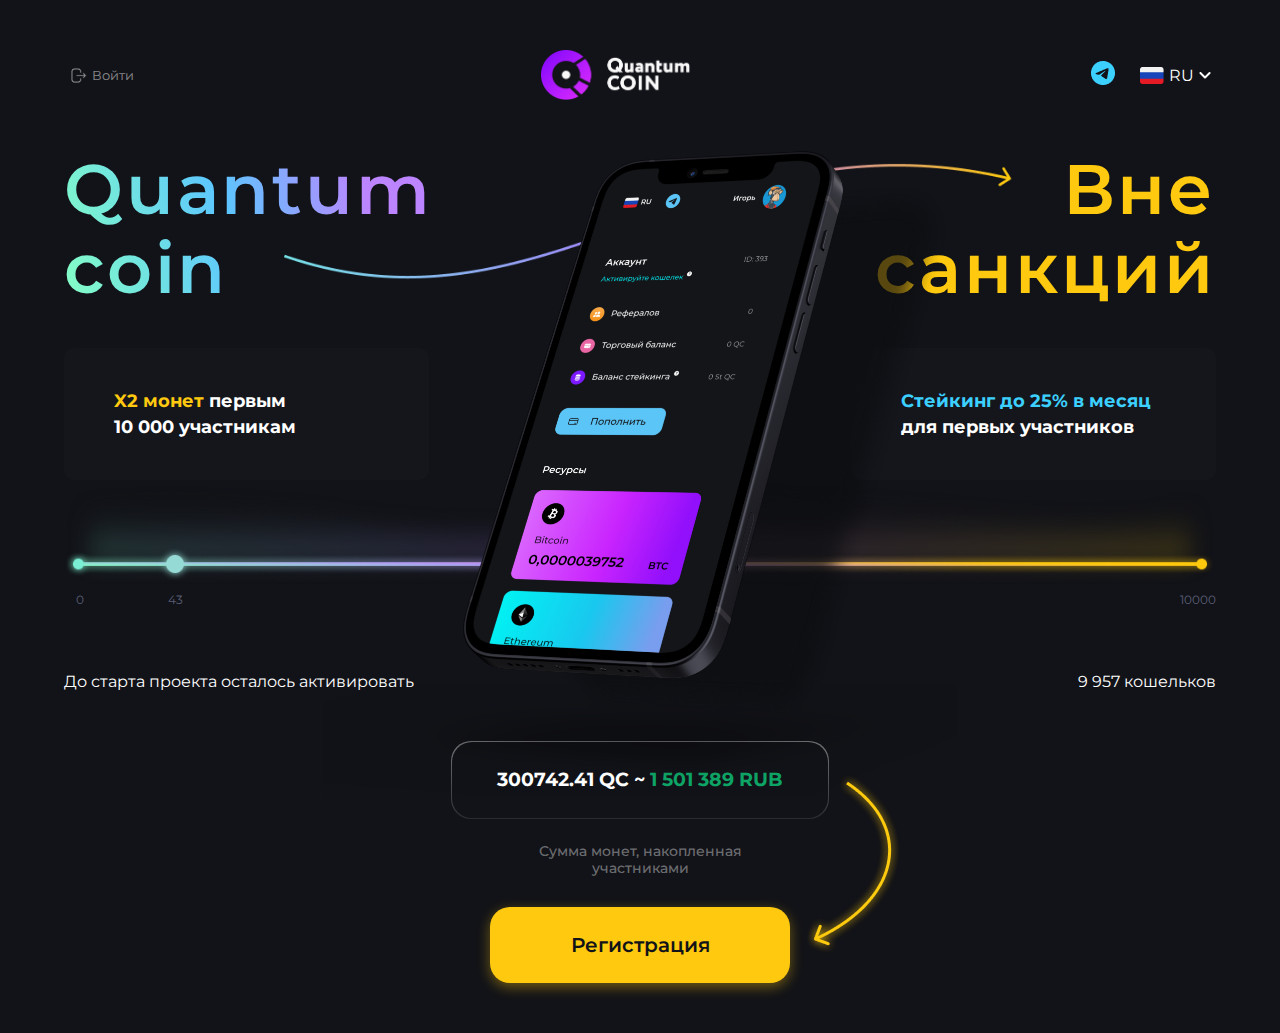
<file: index.html>
<!DOCTYPE html>
<html lang="en">
<head>
	<meta charset="UTF-8">
	<meta name="viewport" content="width=device-width, initial-scale=1.0">
	<link rel="stylesheet" href="css/style.css">
	<link rel="preconnect" href="https://fonts.googleapis.com">
	<link rel="preconnect" href="https://fonts.gstatic.com" crossorigin>
	<link href="https://fonts.googleapis.com/css2?family=Montserrat:wght@500;600;700;800&display=swap" rel="stylesheet">
	<link rel="icon" href="img/favicon/favicon.ico"><!-- 32×32 -->
	<title>Главная страница</title>
</head>
<body>
	<div class="popup_wrap" id="popup_wrap">
		<div class="popup">
			<div class="popup_close">
				<img src="img/close_popup.png" alt="" id="popup_close">
			</div>
			<div class="popup_content popup_type_registration">
				<p class="popup_content_title">Регистрация</p>
				<img src="img/ellipse_with_user.png" class="popup_content_image" alt="">
				<form action="" class="popup_content_form">
					<label for="reg_input" class="popup_content_form_label">Реферальный код</label>
					<input type="text" name="ref_code" id="reg_input" class="popup_content_form_input" placeholder="Впишите код сюда">
					<p class="popup_content_form_text">Если у вас нет кода, зайдите в наш <a href="https://t.me/q_coin_online">ТГ канал</a></p>
					<button type="submit" class="popup_content_form_submit">Зарегистрироваться</button>
				</form>
			</div>
			<div class="popup_content popup_type_authorization">
				<p class="popup_content_title">Авторизация</p>
				<img src="img/ellipse_with_user.png" class="popup_content_image" alt="">
				<form action="" class="popup_content_form">
					<label for="email_input" class="popup_content_form_label">Email</label>
					<input type="text" name="email" id="email_input" class="popup_content_form_input" placeholder="Впишите почту сюда">
					<label for="password_input" class="popup_content_form_label">Пароль</label>
					<input type="password" name="password" id="password_input" class="popup_content_form_input" placeholder="Впишите пароль сюда">
					<div class="popup_content_form_text popup_content_form_text_red">Неверный E-mail или пароль. (можно не писать текст)</div>
					<button type="submit" class="popup_content_form_submit">Войти</button>
				</form>
			</div>
		</div>
	</div>
	<div class="drop_down_menu" id="drop_down_menu">
		<div class="drop_down_menu_user">
			<img src="img/monkey_face.png" alt="" class="drop_down_menu_user_image">
			<div class="drop_down_menu_user_name">Профиль</div>
		</div>
		<div class="drop_down_menu_message">
			Вы не авторизованы :(
		</div>
		<div class="drop_down_menu_buttons">
			<button class="drop_down_menu_buttons_element drop_down_menu_buttons_element_gradient" onclick="showPopup('popup_type_authorization')">
				<div class="drop_down_menu_buttons_element_image">
					<img src="img/logout_white.png" alt="">
				</div>
				<div class="drop_down_menu_buttons_element_text">
					Войти
				</div>
			</button>
			<button class="drop_down_menu_buttons_element" onclick="showPopup('popup_type_registration')">
				<div class="drop_down_menu_buttons_element_image">
					<img src="img/reg_ico.png" alt="">
				</div>
				<div class="drop_down_menu_buttons_element_text">
					Регистрация
				</div>
			</button>
			<a class="drop_down_menu_buttons_element" href="https://t.me/q_coin_online">
				<div class="drop_down_menu_buttons_element_image">
					<img src="img/letter_ico.png" alt="">
				</div>
				<div class="drop_down_menu_buttons_element_text">
					Написать в TG
				</div>
			</a>
			<a class="drop_down_menu_buttons_element">
				<div class="drop_down_menu_buttons_element_image">
					<img src="img/conversations_ico.png" alt="">
				</div>
				<div class="drop_down_menu_buttons_element_text">
					Поддержка
				</div>
			</a>
		</div>
		<div class="language_switcher" id="language_switcher_2">
			<div class="language_switcher_visible">
				<a class="language_item">
					<img src="img/ru_flag.png" alt="">
					<span>RU</span>
				</a>
				<img class="language_switcher_show_unvisible" src="img/down_language_arrow.png" alt="">
			</div>
			<div class="language_switcher_unvisible" id="language_switcher_unvisible_2">
				<a href="#" class="language_item">
					<img src="img/en_flag.png" alt="">
					<span>EN</span>
				</a>
			</div>
		</div>
	</div>
	<div class="welcome_block">
		<div class="welcome_block_header">
			<div class="welcome_block_header_item mobile_blind">
				<button class="login_button" onclick="showPopup('popup_type_authorization')">
					<img src="img/Logout.png" alt="">
					<span>Войти</span>
				</button>
			</div>
			<div class="welcome_block_header_item">
				<img src="img/logo.png" alt="" class="logo">
			</div>
			<div class="welcome_block_header_item mobile_blind">
				<a href="https://t.me/q_coin_online">
					<img src="img/telegram_icon.png" alt="" class="telegram_icon">
				</a>
				<div class="language_switcher" id="language_switcher">
					<div class="language_switcher_visible">
						<a class="language_item">
							<img src="img/ru_flag.png" alt="">
							<span>RU</span>
						</a>
						<img class="language_switcher_show_unvisible" src="img/down_language_arrow.png" alt="">
					</div>
					<div class="language_switcher_unvisible" id="language_switcher_unvisible">
						<a href="#" class="language_item">
							<img src="img/en_flag.png" alt="">
							<span>EN</span>
						</a>
					</div>
				</div>
			</div>
			<div class="welcome_block_header_item mobile_visibility" id="drop_down_menu_switcher">
				<div class="user_avatar_with_button">
					<img class="user_avatar_with_button_avatar" src="img/monkey_face.png" alt="">
					<img class="user_avatar_with_button_arrow" src="img/user_avatar_arrow.png" alt="">
				</div>
			</div>
		</div>
		<div class="welcome_block_main">
			<div class="welcome_block_main_absoluteElems">
				<img src="img/colorful_wavy_line.png" class="welcome_block_main_absoluteElems_line" alt="">
				<img src="img/rotated_image.png" alt="" class="welcome_block_main_absoluteElems_line_rotated">
			</div>
			<div class="welcome_block_main_absoluteElems">
				<img src="img/phone.png" class="welcome_block_main_absoluteElems_phone"alt="">
			</div>
			<div class="welcome_block_main_sides">
				<div class="welcome_block_main_sides_left_header">
					Quantum <br> coin
				</div>
				<div class="welcome_block_main_sides_right_header yellow_text">
					Вне <br> санкций
				</div>
			</div>
			<div class="welcome_block_main_addition_blocks">
				<div class="welcome_block_main_addition_blocks_element">
					<span class="yellow_text">X2 монет</span>  первым <br>10 000 участникам
				</div>
				<div class="welcome_block_main_addition_blocks_element wbmab2">
					<span class="blue_text">Стейкинг до 25% в месяц</span> <br> для первых участников
				</div>
			</div>
			<div class="welcome_block_main_gradient">
				<img src="img/colorful_straight_line.png" alt="" class="welcome_block_main_gradient_line">
				<img src="img/wavy_gradient_for_straight_line.png" alt="">
			</div>
			<div class="welcome_block_main_gradient_captions">
				<div class="welcome_block_main_gradient_captions_element">
					0
				</div>
				<div class="welcome_block_main_gradient_captions_element">
					43
				</div>
				<div class="welcome_block_main_gradient_captions_element">
					10000
				</div>
			</div>
			<div class="welcome_block_main_bottom">
				<span>До старта проекта осталось активировать</span>
				<span>9 957 кошельков</span>
			</div>
		</div>
		<div class="welcome_block_bottom">
			<div class="welcome_block_bottom_currency">
				<div class="welcome_block_bottom_currency_text">
					300742.41 QC ~ <span class="green_text">1 501 389 RUB</span>
				</div>
				<img src="img/yellow_arrow.png" alt="" class="welcome_block_bottom_currency_yellowArrow">
			</div>
			<div class="welcome_block_bottom_grey">Сумма монет, накопленная <br> участниками</div>
			<button class="welcome_block_bottom_registration yellow_background" onclick="showPopup('popup_type_registration')">
				Регистрация
			</button>
		</div>
	</div>
	<script src="js/buttons_switchers.js"></script>
</body>
</html>
</file>
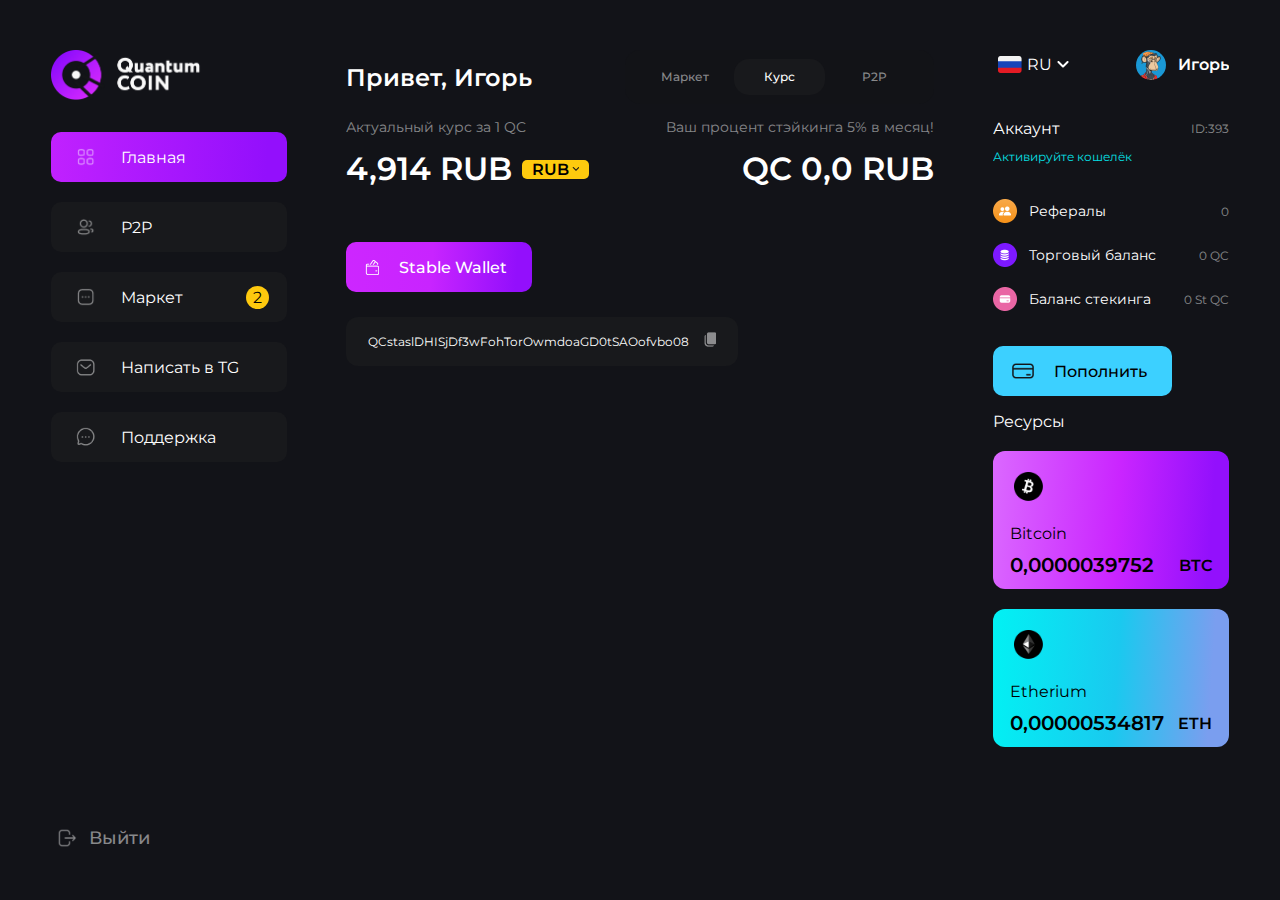
<file: main.html>
<!DOCTYPE html>
<html lang="en">
<head>
	<meta charset="UTF-8">
	<meta name="viewport" content="width=device-width, initial-scale=1.0">
	<link rel="stylesheet" href="css/style.css">
	<link rel="preconnect" href="https://fonts.googleapis.com">
	<link rel="preconnect" href="https://fonts.gstatic.com" crossorigin>
	<link href="https://fonts.googleapis.com/css2?family=Montserrat:wght@500;600;700;800&display=swap" rel="stylesheet">
	<link rel="icon" href="img/favicon/favicon.ico"><!-- 32×32 -->
	<title>Главная страница</title>
</head>
<body>
	<div class="popup_wrap" id="popup_wrap">
		<div class="popup">
			<div class="popup_close">
				<img src="img/close_popup.png" alt="" id="popup_close">
			</div>
			<div class="popup_content popup_type_chat">
				<p class="popup_content_title popup_content_title-left">Чат сделки</p>
				<div class="blocks_between_replay">
					<div class="blocks_between_replay_item">
						<span class="grey_text">Продавец:</span> Игорь
					</div>
					<div class="blocks_between_replay_item">
						<span class="grey_text">Покупатель:</span> Валерий
					</div>
				</div>
				<div class="chat">
					<div class="chat_history">
						<div class="chat_history_messages">
							<div class="chat_history_messages_message chat_history_messages_message_left">
								<div class="chat_history_messages_message_body">
									<div class="chat_history_messages_message_body_user">
										<img src="img/monkey_face.png" alt="">
									</div>
									<div class="chat_history_messages_message_body_text">
										<span>Валера, где дизайн?</span>
									</div>
								</div>
							</div>
							<div class="chat_history_messages_message chat_history_messages_message_right">
								<div class="chat_history_messages_message_body">
									<div class="chat_history_messages_message_body_user">
										<img src="img/profile_photo.png" alt="">
									</div>
									<div class="chat_history_messages_message_body_text">
										<span>Норм чатик замутил?</span>
									</div>
								</div>
							</div>
							<div class="chat_history_messages_message chat_history_messages_message_left">
								<div class="chat_history_messages_message_body">
									<div class="chat_history_messages_message_body_user">
										<img src="img/monkey_face.png" alt="">
									</div>
									<div class="chat_history_messages_message_body_text">
										<span>Да в порядке вообще</span>
									</div>
								</div>
							</div>
							<div class="chat_history_messages_message chat_history_messages_message_right">
								<div class="chat_history_messages_message_body">
									<div class="chat_history_messages_message_body_user">
										<img src="img/profile_photo.png" alt="">
									</div>
									<div class="chat_history_messages_message_body_text">
										<span>От души</span>
									</div>
								</div>
							</div>
							<div class="chat_history_messages_message chat_history_messages_message_left">
								<div class="chat_history_messages_message_body">
									<div class="chat_history_messages_message_body_user">
										<img src="img/monkey_face.png" alt="">
									</div>
									<div class="chat_history_messages_message_body_text">
										<span>Валера, где дизайн?</span>
									</div>
								</div>
							</div>
							<div class="chat_history_messages_message chat_history_messages_message_right">
								<div class="chat_history_messages_message_body">
									<div class="chat_history_messages_message_body_user">
										<img src="img/profile_photo.png" alt="">
									</div>
									<div class="chat_history_messages_message_body_text">
										<span>Норм чатик замутил?</span>
									</div>
								</div>
							</div>
							<div class="chat_history_messages_message chat_history_messages_message_left">
								<div class="chat_history_messages_message_body">
									<div class="chat_history_messages_message_body_user">
										<img src="img/monkey_face.png" alt="">
									</div>
									<div class="chat_history_messages_message_body_text">
										<span>Да в порядке вообще</span>
									</div>
								</div>
							</div>
							<div class="chat_history_messages_message chat_history_messages_message_right">
								<div class="chat_history_messages_message_body">
									<div class="chat_history_messages_message_body_user">
										<img src="img/profile_photo.png" alt="">
									</div>
									<div class="chat_history_messages_message_body_text">
										<span>От души</span>
									</div>
								</div>
							</div>
						</div>
					</div>

					<div class="chat_form">
						<textarea class="chat_form_input" placeholder="Введите сообщение..."></textarea>
						<button  class="chat_form_send"><img src="img/submit_button.png" alt="popup_content_image"></button>
					</div>
				</div>
			</div>
			<div class="popup_content popup_type_payment_details">
				<p class="popup_content_title popup_content_title-left mb30">Платёжные данные</p>
				<div class="df df-sb mb30">
					<div class="black_box_elements_bills_element_item_with_image">
						<div class="black_box_elements_bills_element_item">
							<img class="black_box_elements_bills_element_item_avatar" src="img/monkey_face.png" alt="">
							<div class="online"></div>
						</div>
						<div class="black_box_elements_bills_element_item">
							<div class="black_box_elements_bills_element_item_top">
								Продавец
							</div>
							<div class="black_box_elements_bills_element_item_bottom">
								Игорь
							</div>
						</div>
					</div>
					<div class="black_box_elements_bills_element_item">
						<div class="black_box_elements_bills_element_item_top">
							Номер оффера
						</div>
						<div class="black_box_elements_bills_element_item_bottom black_box_elements_bills_element_item_bottom-right">
							34
						</div>
					</div>
				</div>
				<p class="popup_content_title popup_content_title-small popup_content_title-left mb30">
					Реквизиты
				</p>
				<div class="df df-sb mb30">
					<div class="requisit">
						<span class="grey_text">Сбербанк</span>
						<div class="forCopy">
							<div class="forCopy_text" id="forCopyText2">
								4276 3800 9785 4124
							</div>
							<div class="forCopy_button" onclick="copyTextFromButton('forCopyText2')">
								<img src="img/copy.png" alt="">
							</div>
						</div>
					</div>
					<div class="requisit">
						<span class="grey_text">Тинькоф</span>
						<div class="forCopy">
							<div class="forCopy_text" id="forCopyText3">
								4276 3800 9785 4124
							</div>
							<div class="forCopy_button" onclick="copyTextFromButton('forCopyText3')">
								<img src="img/copy.png" alt="">
							</div>
						</div>
					</div>
					<div class="requisit">
						<span class="grey_text">Qiwi</span>
						<div class="forCopy">
							<div class="forCopy_text" id="forCopyText4">
								7 926 672 672
							</div>
							<div class="forCopy_button" onclick="copyTextFromButton('forCopyText4')">
								<img src="img/copy.png" alt="">
							</div>
						</div>
					</div>
				</div>
				<div class="df df-sb df-ac">
					<button class="btn btn-green btn-small" onclick="closePopup();showPopup('popup_type_wait_for_coins_unblock')">
						<img src="img/white_card.png" alt=""> Подтвердить оплату
					</button>
					<div class="fsz14" style="margin:20px 0px;"><span class="grey_text">Сумма к оплате</span> 400 руб</div>
				</div>
			</div>
			<div class="popup_content popup_type_wait_for_coins_unblock">
				<p class="popup_content_title popup_content_title-middle mb30">Ожидайте разблокировки монет и зачисления их на ваш счет</p>
				<img src="img/yellow_coins.png" alt="" class="popup_content_image-middle mb30">
				<button class="btn btn-small btn-w100 btn-blue" onclick="closePopup()"><img src="img/close_image.png" alt=""> Назад</button>
			</div>
			<div class="popup_content popup_type_rate_deal">
				<p class="popup_content_title popup_content_title-left mb30">Оцените сделку</p>
				<div class="df df-sb mb30">
					<div class="black_box_elements_bills_element_item_with_image">
						<div class="black_box_elements_bills_element_item">
							<img class="black_box_elements_bills_element_item_avatar" src="img/monkey_face.png" alt="">
							<div class="online"></div>
						</div>
						<div class="black_box_elements_bills_element_item">
							<div class="black_box_elements_bills_element_item_top">
								Продавец
							</div>
							<div class="black_box_elements_bills_element_item_bottom">
								Игорь
							</div>
						</div>
					</div>
					<div class="black_box_elements_bills_element_item">
						<div class="black_box_elements_bills_element_item_top">
							Сделок
						</div>
						<div class="black_box_elements_bills_element_item_bottom">
							20
						</div>
					</div>
					<div class="black_box_elements_bills_element_item">
						<div class="black_box_elements_bills_element_item_top">
							Рейтинг
						</div>
						<div class="black_box_elements_bills_element_item_bottom">
							<img src="img/small_yellow_star.png" alt="">
							<img src="img/small_yellow_star.png" alt="">
							<img src="img/small_yellow_star.png" alt="">
							<img src="img/small_yellow_star.png" alt="">
							<img src="img/small_yellow_star.png" alt="">
							100%
						</div>
					</div>
				</div>
				<hr style="border: 1px solid #25272C;margin-bottom:30px">
				<div class="smile_rate mb30">
					<div class="smile_rate_item smile_rate_item_active" onclick="make_active_smile(0)">
						<div class="smile_rate_item_ellipse">
							<img src="img/smile_fun.png" alt="">
						</div>
						<p class="grey_text">Отлично</p>
					</div>
					<div class="smile_rate_item" onclick="make_active_smile(1)">
						<div class="smile_rate_item_ellipse">
							<img src="img/smile_calm.png" alt="">
						</div>
						<p class="grey_text">Средне</p>
					</div>
					<div class="smile_rate_item" onclick="make_active_smile(2)">
						<div class="smile_rate_item_ellipse">
							<img src="img/smile_sad.png" alt="">
						</div>
						<p class="grey_text">Плохо</p>
					</div>
				</div>
				<button class="btn btn-small btn-w100 btn-blue" onclick="closePopup();showPopup('popup_type_thanks_for_rate')"><img src="img/black_star.png" alt=""> Оценить</button>
			</div>
			<div class="popup_content popup_type_thanks_for_rate">
				<p class="popup_content_title popup_content_title-middle">Спасибо за оценку!</p>
				<p class="grey_text fsz14 mb30">Сделка закрыта и отправлена в архив</p>
				<img src="img/yellow_box_with_arrow.png" alt="" class="popup_content_image-middle mb30">
				<button class="btn btn-small btn-w100 btn-blue" onclick="closePopup()"><img src="img/close_image.png" alt=""> Закрыть</button>
			</div>
			<div class="popup_content popup_type_add_payment_type">
				<p class="popup_content_title popup_content_title-middle">Добавление платёжных данных</p>
				<p class="grey_text fsz14 mb30">Вы не можете менять реквизиты пока открыты сделки</p>
				<img src="img/yellow_card.png" alt="" class="popup_content_image-middle mb30">
				<button class="btn btn-small btn-w100 btn-blue" onclick="closePopup()"><img src="img/close_image.png" alt=""> Закрыть</button>
			</div>
			<div class="popup_content popup_type_change_offer_to_sell">
				<p class="popup_content_title popup_content_title-middle">Изменение оффера на продажу</p>
				<div class="df df-sb df-w100 fsz14">
					<p>Ваш балланс - <span class="yellow_text">100</span></p>
					<p>Курс - <span class="blue_text"> 6.491771</span></p>
				</div>
				<form action="" class="popup_content_form">
					<label for="price_for_1qc" class="popup_content_form_label popup_content_form_label-small fsz10">Ваша цена за 1QC</label>
					<input type="text" name="price_for_1qc" id="price_for_1qc" class="popup_content_form_input popup_content_form_input-small w50prc" placeholder="Ваша цена">
					<p class="popup_content_form_text">Сколько QC продать?</p>
					<div class="df">
						<div class="tl">
							<label for="how_many_qc" class="popup_content_form_label popup_content_form_label-small fsz10">Минимум от 15.35 QC</label>
							<br>
							<input type="text" name="how_many_qc" id="how_many_qc" class="popup_content_form_input popup_content_form_input-small" placeholder="Сколько?" value="16">
						</div>
						<div class="tl">
							<label for="how_many_qc_got" class="popup_content_form_label popup_content_form_label-small fsz10">Вы получите</label>
							<br>
							<input type="text" name="how_many_qc_got" id="how_many_qc_got" class="popup_content_form_input popup_content_form_input-small" placeholder="Сколько?" value="80 руб.">
						</div>
					</div>
					<p class="popup_content_form_text">Лимит на сделку (руб.)</p>
					<div class="df mb15">
						<div class="tl">
							<label for="minimum_deal_limit" class="popup_content_form_label popup_content_form_label-small fsz10">Минимум</label>
							<br>
							<input type="text" name="minimum_deal_limit" id="minimum_deal_limit" class="popup_content_form_input popup_content_form_input-small" placeholder="Сколько?" value="5">
						</div>
						<div class="tl">
							<label for="maximum_deal_limit" class="popup_content_form_label popup_content_form_label-small fsz10">Максимум</label>
							<br>
							<input type="text" name="maximum_deal_limit" id="maximum_deal_limit" class="popup_content_form_input popup_content_form_input-small" placeholder="Сколько?" value="80">
						</div>
					</div>
					<div class="df df-w100 df-sb df-ac mb15">
						<p class="popup_content_form_text">Способ оплаты</p>
						<div>
							<input type="checkbox" class="custom-checkbox" id="paytype_sberbank" name="paytype" value="paytype_sberbank">
							<label for="paytype_sberbank" class="popup_content_form_text">Сбербанк</label>
						</div>
					</div>
					<div class="df mb15">
						<div class="btn btn-small btn-blue m5">
							<img src="img/reverse.png" alt="">Изменить
						</div>
						<div class="btn btn-small btn-yellow m5">
							<img src="img/stop_circle.png" alt="">Приостановить
						</div>
						<div class="btn btn-small btn-red m5">
							<img src="img/delete_circle.png" alt="">Удалить
						</div>
					</div>
					<p class="popup_content_form_text tl">Время на сделку <span class="yellow_text">30 минут</span></p>
				</form>
			</div>
			<div class="popup_content popup_type_invoicing_h2h">
				<p class="popup_content_title popup_content_title-middle">Выставление счета H2H</p>
				<div class="df df-sb df-w100 fsz14">
					<p><img src="img/yellow_coins_small.png" alt="" style="height:14px;"> Ваш бонус: <span class="yellow_text">10%</span></p>
					<p><img src="img/blue_chart_small.png" alt="" style="height:14px;"> Курс: <span class="blue_text"> 6.491771</span></p>
				</div>
				<form action="" class="popup_content_form">
					
					<p class="popup_content_form_text tl grey_text">Добавьте минимум 1 сферу деятельности</p>
					<input type="checkbox" class="custom-checkbox" id="field_of_activity_taxi" name="field_of_activity" value="taxi">
					<label for="field_of_activity_taxi" class="popup_content_form_text">Такси</label>

					<input type="checkbox" class="custom-checkbox" id="field_of_activity_kurier" name="field_of_activity" value="kurier">
					<label for="field_of_activity_kurier" class="popup_content_form_text">Курьер</label>

					<input type="checkbox" class="custom-checkbox" id="field_of_activity_kosmetology" name="field_of_activity" value="kosmetology">
					<label for="field_of_activity_kosmetology" class="popup_content_form_text">Косметология</label>

					<input type="checkbox" class="custom-checkbox" id="field_of_activity_cleaning" name="field_of_activity" value="cleaning">
					<label for="field_of_activity_cleaning" class="popup_content_form_text">Бытовые, клининговые услуги</label>
					<div class="mb30"></div>
					<div class="df">
						<div class="btn btn-small btn-blue">
							<img src="img/save_ico.png" alt="">Сохранить
						</div>
					</div>
				</form>
			</div>
			<div class="popup_content popup_type_invoicing_h2h_addition">
				<p class="popup_content_title popup_content_title-middle">Выставление счета H2H</p>
				<div class="df df-sb df-w100 fsz14">
					<p><img src="img/yellow_coins_small.png" alt="" style="height:14px;"> Ваш бонус: <span class="yellow_text">10%</span></p>
					<p><img src="img/blue_chart_small.png" alt="" style="height:14px;"> Курс: <span class="blue_text"> 6.491771</span></p>
				</div>
				<form action="" class="popup_content_form">
					
					<p class="popup_content_form_text tl grey_text">За что оплата?</p>
					<input type="checkbox" class="custom-checkbox" id="field_of_activity_taxi" name="field_of_activity" value="taxi">
					<label for="field_of_activity_taxi" class="popup_content_form_text">Такси</label>

					<input type="checkbox" class="custom-checkbox" id="field_of_activity_kurier" name="field_of_activity" value="kurier">
					<label for="field_of_activity_kurier" class="popup_content_form_text">Курьер</label>

					<input type="checkbox" class="custom-checkbox" id="field_of_activity_kosmetology" name="field_of_activity" value="kosmetology">
					<label for="field_of_activity_kosmetology" class="popup_content_form_text">Косметология</label>

					<input type="checkbox" class="custom-checkbox" id="field_of_activity_cleaning" name="field_of_activity" value="cleaning">
					<label for="field_of_activity_cleaning" class="popup_content_form_text">Бытовые, клининговые услуги</label>
					<div class="mb30"></div>
					<p class="popup_content_form_text tl grey_text">Фиксировать курс на 24 часа?</p>
					<div class="df">
						<input type="radio" name="fix_it" id="fix_it_yes" value="yes" class="custom-radio" checked><label for="fix_it_yes" class="popup_content_form_text" style="margin-right:30px">Да</label>
						<input type="radio" name="fix_it" id="fix_it_no" value="no" class="custom-radio"><label for="fix_it_no" class="popup_content_form_text">Нет</label>
					</div>
					<div class="mb30"></div>
					<div class="df">
						<div class="tl">
							<label for="h2h_how_many_qc" class="popup_content_form_label popup_content_form_label-small fsz10">Введите сумму в рублях</label>
							<br>
							<input type="text" name="h2h_how_many_qc" id="h2h_how_many_qc" class="popup_content_form_input popup_content_form_input-small" placeholder="Сколько?" value="5 руб">
						</div>
						<div class="tl">
							<label for="how_many_qc_code" class="popup_content_form_label popup_content_form_label-small fsz10">Введите код плательщика</label>
							<br>
							<input type="text" name="how_many_qc_code" id="how_many_qc_code" class="popup_content_form_input popup_content_form_input-small" placeholder="Код плательшика" value="80">
						</div>
					</div>
					<div class="mb30"></div>
					<div class="df">
						<div class="btn btn-small btn-blue">
							<img src="img/bill.png" alt="">Выставить счет
						</div>
					</div>
				</form>
			</div>
			<div class="popup_content popup_type_offer_pause">
				<p class="popup_content_title popup_content_title-middle">Оффер приостановлен</p>
				<img src="img/yellow_pause.png" alt="" class="popup_content_image-middle mb30">
				<button class="btn btn-small btn-w100 btn-blue" onclick="closePopup()"><img src="img/close_image.png" alt=""> Закрыть</button>
			</div>
			<div class="popup_content popup_type_offer_deleted">
				<p class="popup_content_title popup_content_title-middle">Оффер удален</p>
				<img src="img/yellow_stop.png" alt="" class="popup_content_image-middle mb30">
				<button class="btn btn-small btn-w100 btn-blue" onclick="closePopup()"><img src="img/close_image.png" alt=""> Закрыть</button>
			</div>
			<div class="popup_content popup_type_offer_saved">
				<p class="popup_content_title popup_content_title-middle">Данные успешно сохранены</p>
				<img src="img/yellow_save.png" alt="" class="popup_content_image-middle mb30">
				<button class="btn btn-small btn-w100 btn-blue" onclick="closePopup()"><img src="img/close_image.png" alt=""> Закрыть</button>
			</div>
			<div class="popup_content popup_type_offer_cant_change_requisits">
				<p class="popup_content_title popup_content_title-small">Вы не можете менять реквизиты пока сделки открыты</p>
				<img src="img/yellow_warning.png" alt="" class="popup_content_image-middle mb30">
				<button class="btn btn-small btn-w100 btn-blue" onclick="closePopup()"><img src="img/close_image.png" alt=""> Закрыть</button>
			</div>
			<div class="popup_content popup_type_archived_bills">
				<p class="popup_content_title popup_content_title-middle popup_content_title-left">Архивные счета</p>
				<p class="grey_text fsz14 mb30 tl">Всего получено бонусов и скидок <span class="yellow_text">5.6 руб.</span></p>
				
					
				<div class="black_box_elements_bills mb30">
					<div class="black_box_elements_bills_element">
						<div class="black_box_elements_bills_element_item">
							<div class="black_box_elements_bills_element_item_top">
								Продавец
							</div>
							<div class="black_box_elements_bills_element_item_bottom">
								<img src="img/arrow_in_top.png" alt="">Вы
							</div>
						</div>
						<div class="black_box_elements_bills_element_item">
							<div class="black_box_elements_bills_element_item_top">
								RUB
							</div>
							<div class="black_box_elements_bills_element_item_bottom">
								43
							</div>
						</div>
						<div class="black_box_elements_bills_element_item">
							<div class="black_box_elements_bills_element_item_top">
								QC
							</div>
							<div class="black_box_elements_bills_element_item_bottom">
								6.559
							</div>
						</div>
						<div class="black_box_elements_bills_element_item">
							<div class="black_box_elements_bills_element_item_top">
								Дата
							</div>
							<div class="black_box_elements_bills_element_item_bottom">
								09.11.22 17:54:09
							</div>
						</div>
						<div class="black_box_elements_bills_element_item">
							<div class="black_box_elements_bills_element_item_top">
								Бонус 10%
							</div>
							<div class="black_box_elements_bills_element_item_bottom">
								<span class="yellow_text">4</span> руб, <span class="yellow_text">0.66</span> QC
							</div>
						</div>
						<div class="black_box_elements_bills_element_item">
							<div class="black_box_elements_bills_element_item_top">
								Статус
							</div>
							<div class="black_box_elements_bills_element_item_bottom">
								<img src="img/done_circle.png" alt="">Оплачен
							</div>
						</div>
					</div>
					<div class="black_box_elements_bills_element">
						<div class="black_box_elements_bills_element_item">
							<div class="black_box_elements_bills_element_item_top">
								Продавец
							</div>
							<div class="black_box_elements_bills_element_item_bottom">
								<img src="img/arrow_in_top.png" alt="">Вы
							</div>
						</div>
						<div class="black_box_elements_bills_element_item">
							<div class="black_box_elements_bills_element_item_top">
								RUB
							</div>
							<div class="black_box_elements_bills_element_item_bottom">
								43
							</div>
						</div>
						<div class="black_box_elements_bills_element_item">
							<div class="black_box_elements_bills_element_item_top">
								QC
							</div>
							<div class="black_box_elements_bills_element_item_bottom">
								6.559
							</div>
						</div>
						<div class="black_box_elements_bills_element_item">
							<div class="black_box_elements_bills_element_item_top">
								Дата
							</div>
							<div class="black_box_elements_bills_element_item_bottom">
								09.11.22 17:54:09
							</div>
						</div>
						<div class="black_box_elements_bills_element_item">
							<div class="black_box_elements_bills_element_item_top">
								Бонус 10%
							</div>
							<div class="black_box_elements_bills_element_item_bottom">
								<span class="yellow_text">4</span> руб, <span class="yellow_text">0.66</span> QC
							</div>
						</div>
						<div class="black_box_elements_bills_element_item">
							<div class="black_box_elements_bills_element_item_top">
								Статус
							</div>
							<div class="black_box_elements_bills_element_item_bottom">
								<img src="img/done_circle.png" alt="">Оплачен
							</div>
						</div>
					</div>
					<div class="black_box_elements_bills_element">
						<div class="black_box_elements_bills_element_item">
							<div class="black_box_elements_bills_element_item_top">
								Продавец
							</div>
							<div class="black_box_elements_bills_element_item_bottom">
								<img src="img/arrow_in_top.png" alt="">Вы
							</div>
						</div>
						<div class="black_box_elements_bills_element_item">
							<div class="black_box_elements_bills_element_item_top">
								RUB
							</div>
							<div class="black_box_elements_bills_element_item_bottom">
								43
							</div>
						</div>
						<div class="black_box_elements_bills_element_item">
							<div class="black_box_elements_bills_element_item_top">
								QC
							</div>
							<div class="black_box_elements_bills_element_item_bottom">
								6.559
							</div>
						</div>
						<div class="black_box_elements_bills_element_item">
							<div class="black_box_elements_bills_element_item_top">
								Дата
							</div>
							<div class="black_box_elements_bills_element_item_bottom">
								09.11.22 17:54:09
							</div>
						</div>
						<div class="black_box_elements_bills_element_item">
							<div class="black_box_elements_bills_element_item_top">
								Бонус 10%
							</div>
							<div class="black_box_elements_bills_element_item_bottom">
								<span class="yellow_text">4 </span> руб, <span class="yellow_text">0.66 </span> QC
							</div>
						</div>
						<div class="black_box_elements_bills_element_item">
							<div class="black_box_elements_bills_element_item_top">
								Статус
							</div>
							<div class="black_box_elements_bills_element_item_bottom">
								<img src="img/done_circle.png" alt="">Оплачен
							</div>
						</div>
					</div>
				</div>

				
				<button class="btn btn-small btn-w100 btn-blue" onclick="closePopup()"><img src="img/close_image.png" alt=""> Закрыть</button>
			</div>
			<div class="popup_content popup_type_my_coins">
				<p class="popup_content_title popup_content_title-middle mb30">Мои монеты QOG</p>
				<div class="df df-w100 df-sb mb30 df-jc">
					<div class="my_coins_info_item">
						<p class="grey_text fsz14">Ваш баланс QC</p>
						<img src="img/yellow_card.png" alt="">
						<p class="my_coins_info_item_whitetext">
							102.1946
						</p>
					</div>
					<div class="my_coins_info_item">
						<p class="grey_text fsz14">Общая сумма</p>
						<img src="img/yellow_coins.png" alt="">
						<p class="my_coins_info_item_whitetext">
							47.3 руб.
						</p>
					</div>
					<div class="my_coins_info_item">
						<p class="grey_text fsz14">Сумма бонусов</p>
						<img src="img/yellow_present.png" alt="">
						<p class="my_coins_info_item_whitetext">
							4.3 руб.
						</p>
					</div>
				</div>
				<p class="grey_text fsz14 mb30">Все монеты автоматически обмениваются через 24 часа с момента оплаты.</p>
				<button class="btn btn-small btn-w100 btn-blue" onclick="closePopup()"><img src="img/arrow_in_bottom_black.png" alt=""> Обменять для продажи</button>
			</div>
			<div class="popup_content popup_type_buy_coins">
				<p class="popup_content_title popup_content_title-middle mb30">Покупка монет Quantum Coin</p>
				<div class="df">
					<p class="grey_text fsz14" style="margin-right:20px;">
						Для активации кощелька необходимо приобрести монеты
					</p>
					<p class="fsz14"><img src="img/blue_chart_small.png" alt="" style="height:14px;"> Курс: <span class="blue_text"> 6.491771</span></p>
				</div>
				<div class="df df-w100 df-sb mb30 df-jc">
					<div class="buy_coins_item buy_coins_item-blue">
						<div class="buy_coins_item-inner">
							<img src="img/vip1.png" alt="">
							<p class="buy_coins_item_title">
								VIP 1
							</p>
							<p class="fsz12">При покупкe <br>от 195 до 4881 монет</p>
						</div>
					</div>
					<div class="buy_coins_item buy_coins_item-pink">
						<div class="buy_coins_item-inner">
							<img src="img/vip2.png" alt="">
							<p class="buy_coins_item_title">
								VIP 2
							</p>
							<p class="fsz12">При покупке <br>от 4881 до 19526 монет</p>
						</div>
					</div>
					<div class="buy_coins_item buy_coins_item-yellow">
						<div class="buy_coins_item-inner">
							<img src="img/vip3.png" alt="">
							<p class="buy_coins_item_title">
								VIP 3
							</p>
							<p class="fsz12">При покупке <br>от 19526 монет</p>
						</div>
					</div>
				</div>
				<form action="" class="popup_content_form">
					
					
					<div class="df">
						<div class="tl">
							<p class="grey_text fsz12">Банковские карты</p>
							<input type="radio" name="buy_coin_pay_type" id="buy_coin_pay_type_cards" value="cards" class="custom-radio" checked><label for="buy_coin_pay_type_cards" class="popup_content_form_text" style="margin-right:30px">МИР, VISA, MASTERCARD</label>
						</div>
						<div class="tl">
							<p class="grey_text fsz12">Электронные платежи</p>
							<input type="radio" name="buy_coin_pay_type" id="buy_coin_pay_type_payments" value="payments" class="custom-radio"><label for="buy_coin_pay_type_payments" class="popup_content_form_text">QIWI WALLET</label>
						</div>
					</div>
					<div class="mb30"></div>
					<p class="grey_text fsz12 tl">Минимум 21 QC. Максимум 19512 QC.</p>
					<div class="df">
						
						<input type="text" name="h2h_how_many_qc" id="h2h_how_many_qc" class="popup_content_form_input popup_content_form_input-small" placeholder="Сколько?" value="...">
						<button class="btn btn-green btn-small">
							<img src="img/white_card.png" alt=""> Подтвердить пополнение
						</button>
						
					</div>
					<div class="mb30"></div>
				</form>
				<div class="df">
					<img src="img/warning_circle.png" alt="" style="width: 17px;height: 17px;margin-right: 10px;">
					<span class="tl fsz12">Монеты можно купить только 1 раз! <br>Далее покупку и продажу можно осуществлять на бирже.</span>
				</div>
			</div>
		</div>
	</div>
	<div class="drop_down_menu" id="drop_down_menu">
		<div class="drop_down_menu_user">
			<img src="img/monkey_face.png" alt="" class="drop_down_menu_user_image">
			<div class="drop_down_menu_user_name">Профиль</div>
		</div>
		<div class="drop_down_menu_message">
			Активируйте кошелёк
		</div>
		<div class="statistical_figures">
			<div class="statistical_figures_element">
				<div class="statistical_figures_element_main">
					<img src="img/statistics_contacts.png" alt="">
					<span>Рефералы</span>
				</div>
				<span class="grey_text">0</span>
			</div>
			<div class="statistical_figures_element">
				<div class="statistical_figures_element_main">
					<img src="img/statistics_coins.png" alt="">
					<span>Торговый баланс</span>
				</div>
				<span class="grey_text">0 QC</span>
			</div>
			<div class="statistical_figures_element">
				<div class="statistical_figures_element_main">
					<img src="img/statistics_card.png" alt="">
					<span>Баланс стекинга</span>
				</div>
				<span class="grey_text">0 St QC</span>
			</div>
		</div>
		<button class="btn btn-blue">
			<img src="img/black_card_vector.png" alt="">
			Пополнить
		</button>
		<div class="drop_down_menu_buttons">
			<button class="drop_down_menu_buttons_element drop_down_menu_buttons_element_gradient" onclick="showPopup('popup_type_authorization')">
				<div class="drop_down_menu_buttons_element_image">
					<img src="img/logout_white.png" alt="">
				</div>
				<div class="drop_down_menu_buttons_element_text">
					Войти
				</div>
			</button>
			<button class="drop_down_menu_buttons_element" onclick="showPopup('popup_type_registration')">
				<div class="drop_down_menu_buttons_element_image">
					<img src="img/reg_ico.png" alt="">
				</div>
				<div class="drop_down_menu_buttons_element_text">
					Регистрация
				</div>
			</button>
			<a class="drop_down_menu_buttons_element" href="https://t.me/q_coin_online">
				<div class="drop_down_menu_buttons_element_image">
					<img src="img/letter_ico.png" alt="">
				</div>
				<div class="drop_down_menu_buttons_element_text">
					Написать в TG
				</div>
			</a>
			<a class="drop_down_menu_buttons_element">
				<div class="drop_down_menu_buttons_element_image">
					<img src="img/conversations_ico.png" alt="">
				</div>
				<div class="drop_down_menu_buttons_element_text">
					Поддержка
				</div>
			</a>
		</div>
		<div class="language_switcher" id="language_switcher_2">
			<div class="language_switcher_visible">
				<a class="language_item">
					<img src="img/ru_flag.png" alt="">
					<span>RU</span>
				</a>
				<img class="language_switcher_show_unvisible" src="img/down_language_arrow.png" alt="">
			</div>
			<div class="language_switcher_unvisible" id="language_switcher_unvisible_2">
				<a href="#" class="language_item">
					<img src="img/en_flag.png" alt="">
					<span>EN</span>
				</a>
			</div>
		</div>
	</div>
	<div class="main_block">
		<div class="main_block_menu">
			<div class="welcome_block_header">
				<div class="welcome_block_header_item">
					<img src="img/logo.png" alt="" class="logo">
				</div>
				<div class="welcome_block_header_item mobile_visibility" id="drop_down_menu_switcher">
					<div class="user_avatar_with_button">
						<img class="user_avatar_with_button_avatar" src="img/monkey_face.png" alt="">
						<img class="user_avatar_with_button_arrow" src="img/user_avatar_arrow.png" alt="">
					</div>
				</div>
			</div>
		</div>
		<div class="main_block_left">
			<div>
				<img src="img/logo.png" alt="" class="logo">
				<div class="drop_down_menu_buttons">
					<button class="drop_down_menu_buttons_element drop_down_menu_buttons_element_gradient" onclick="menu_turn_on_page('menu_main')" id="menu_main_button">
						<div class="drop_down_menu_buttons_element_image">
							<img src="img/button_ico_main.png" alt="">
						</div>
						<div class="drop_down_menu_buttons_element_text">
							Главная
						</div>
					</button>
					<button class="drop_down_menu_buttons_element" onclick="menu_turn_on_page('menu_p2p')" id="menu_p2p_button">
						<div class="drop_down_menu_buttons_element_image">
							<img src="img/button_ico_p2p.png" alt="">
						</div>
						<div class="drop_down_menu_buttons_element_text">
							P2P
						</div>
					</button>
					<button class="drop_down_menu_buttons_element" onclick="menu_turn_on_page('menu_market')" id="menu_market_button">
						<div class="drop_down_menu_buttons_element_image">
							<img src="img/button_ico_market.png" alt="">
						</div>
						<div class="drop_down_menu_buttons_element_text">
							Маркет
						</div>
						<div class="drop_down_menu_buttons_element_count">2</div>
					</button>
					<a class="drop_down_menu_buttons_element" href="https://t.me/q_coin_online">
						<div class="drop_down_menu_buttons_element_image">
							<img src="img/letter_ico.png" alt="">
						</div>
						<div class="drop_down_menu_buttons_element_text">
							Написать в TG
						</div>
					</a>
					<a class="drop_down_menu_buttons_element">
						<div class="drop_down_menu_buttons_element_image">
							<img src="img/conversations_ico.png" alt="">
						</div>
						<div class="drop_down_menu_buttons_element_text">
							Поддержка
						</div>
					</a>
				</div>
			</div>
			<button class="login_button">
				<img src="img/Logout.png" alt="">
				<span>Выйти</span>
			</button>
		</div>
		<div class="main_block_center">
			<div class="main_block_center_top">
				<div class="main_block_center_top_element">
					<div class="main_block_center_top_element_name">Привет, Игорь</div>
					<div class="main_block_center_top_element_menu">
						<button id="menu_market_button_add" onclick="menu_turn_on_page('menu_market')">Маркет</button>
						<button class="main_block_center_top_element_menu_active" id="menu_main_button_add" onclick="menu_turn_on_page('menu_main')">Курс</button>
						<button id="menu_p2p_button_add" onclick="menu_turn_on_page('menu_p2p')">P2P</button>
					</div>
				</div>
				<div class="main_block_center_top_element">
					<div class="main_block_center_top_element_side">
						<p class="grey_text">Актуальный курс за 1 QC</p>
						<div class="main_block_center_top_element_side_inner">
							<span class="main_block_center_top_element_side_heading">4,914 RUB</span>
							<div class="decorated_select">
								<div class="decorated_select_active" id="decorated_select_active">
									<span id="decorated_select_active_value">0</span><img class="decorated_select_active_img" src="img/black_arrow.png" alt="">
								</div>
								<div class="decorated_select_hide" id="decorated_select_hide">
									<div class="decorated_select_hide_element"><span>4.914</span><span>RUB</span></div>
									<div class="decorated_select_hide_element"><span>0.08292</span><span>USD</span></div>
									<div class="decorated_select_hide_element"><span>0.0000054235</span><span>BTS</span></div>
									<div class="decorated_select_hide_element"><span>1.4195309252</span><span>DOGE</span></div>
								</div>
							</div>
						</div>
					</div>
					<div class="main_block_center_top_element_side main_block_center_top_element_side_r">
						<p class="grey_text">Ваш процент стэйкинга 5% в месяц!</p>
						<div class="main_block_center_top_element_side_inner main_block_center_top_element_side_inner_r">
							<span class="main_block_center_top_element_side_heading">
								QC 0,0 RUB 
							</span>
						</div>
					</div>
				</div>
			</div>
			<div class="main_block_center_content" id="menu_main">
				<div class="main_block_center_content_element">
					<div class="main_block_center_content_element_line">
						<button class="btn btn-purple">
							<img src="img/stable_wallet.png" alt="">
							Stable Wallet
						</button>
						<div class="forCopy">
							<div class="forCopy_text"  id="forCopyText">
								QCstaslDHISjDf3wFohTorOwmdoaGD0tSAOofvbo08
							</div>
							<div class="forCopy_button" onclick="copyTextFromButton('forCopyText')">
								<img src="img/copy.png" alt="">
							</div>
						</div>
					</div>
					<div class="chart" id="chartContainer" ></div>
				</div>
			</div>
			<div class="main_block_center_content" id="menu_market">
				<div class="black_box">
					<div class="black_box_header">
						<div class="black_box_header_menu">
							<button class="black_box_header_menu_button" id="market_my_accounts_button" onclick="market_turn_on_page('market_my_accounts')">
								Мои счета <div class="black_box_header_menu_button_count">1</div>
							</button>
							<button class="black_box_header_menu_button black_box_header_menu_button_active" id="market_archive_button" onclick="market_turn_on_page('market_archive')">
								Архив счетов
							</button>
							<button class="black_box_header_menu_button" id="market_my_services_button" onclick="market_turn_on_page('market_my_services')">
								Мои услуги
							</button>
						</div>
						<button class="btn btn-blue btn-small">
							<img src="img/reverse.png" alt="">
							Выставить счет H2H
						</button>
					</div>
					<div class="black_box_elements_bills" id="market_archive">
						<div class="black_box_elements_bills_element">
							<div class="black_box_elements_bills_element_item">
								<div class="black_box_elements_bills_element_item_top">
									Продавец
								</div>
								<div class="black_box_elements_bills_element_item_bottom">
									<img src="img/arrow_in_top.png" alt="">Вы
								</div>
							</div>
							<div class="black_box_elements_bills_element_item">
								<div class="black_box_elements_bills_element_item_top">
									RUB
								</div>
								<div class="black_box_elements_bills_element_item_bottom">
									43
								</div>
							</div>
							<div class="black_box_elements_bills_element_item">
								<div class="black_box_elements_bills_element_item_top">
									QC
								</div>
								<div class="black_box_elements_bills_element_item_bottom">
									6.559
								</div>
							</div>
							<div class="black_box_elements_bills_element_item">
								<div class="black_box_elements_bills_element_item_top">
									Дата
								</div>
								<div class="black_box_elements_bills_element_item_bottom">
									09.11.22 17:54:09
								</div>
							</div>
							<div class="black_box_elements_bills_element_item">
								<div class="black_box_elements_bills_element_item_top">
									Бонус 10%
								</div>
								<div class="black_box_elements_bills_element_item_bottom">
									<span class="yellow_text">4</span> руб, <span class="yellow_text">0.66</span> QC
								</div>
							</div>
							<div class="black_box_elements_bills_element_item">
								<div class="black_box_elements_bills_element_item_top">
									Статус
								</div>
								<div class="black_box_elements_bills_element_item_bottom">
									<img src="img/done_circle.png" alt="">Оплачен
								</div>
							</div>
						</div>
						<div class="black_box_elements_bills_element">
							<div class="black_box_elements_bills_element_item">
								<div class="black_box_elements_bills_element_item_top">
									Продавец
								</div>
								<div class="black_box_elements_bills_element_item_bottom">
									<img src="img/arrow_in_top.png" alt="">Вы
								</div>
							</div>
							<div class="black_box_elements_bills_element_item">
								<div class="black_box_elements_bills_element_item_top">
									RUB
								</div>
								<div class="black_box_elements_bills_element_item_bottom">
									43
								</div>
							</div>
							<div class="black_box_elements_bills_element_item">
								<div class="black_box_elements_bills_element_item_top">
									QC
								</div>
								<div class="black_box_elements_bills_element_item_bottom">
									6.559
								</div>
							</div>
							<div class="black_box_elements_bills_element_item">
								<div class="black_box_elements_bills_element_item_top">
									Дата
								</div>
								<div class="black_box_elements_bills_element_item_bottom">
									09.11.22 17:54:09
								</div>
							</div>
							<div class="black_box_elements_bills_element_item">
								<div class="black_box_elements_bills_element_item_top">
									Бонус 10%
								</div>
								<div class="black_box_elements_bills_element_item_bottom">
									<span class="yellow_text">4</span> руб, <span class="yellow_text">0.66</span> QC
								</div>
							</div>
							<div class="black_box_elements_bills_element_item">
								<div class="black_box_elements_bills_element_item_top">
									Статус
								</div>
								<div class="black_box_elements_bills_element_item_bottom">
									<img src="img/done_circle.png" alt="">Оплачен
								</div>
							</div>
						</div>
						<div class="black_box_elements_bills_element">
							<div class="black_box_elements_bills_element_item">
								<div class="black_box_elements_bills_element_item_top">
									Продавец
								</div>
								<div class="black_box_elements_bills_element_item_bottom">
									<img src="img/arrow_in_top.png" alt="">Вы
								</div>
							</div>
							<div class="black_box_elements_bills_element_item">
								<div class="black_box_elements_bills_element_item_top">
									RUB
								</div>
								<div class="black_box_elements_bills_element_item_bottom">
									43
								</div>
							</div>
							<div class="black_box_elements_bills_element_item">
								<div class="black_box_elements_bills_element_item_top">
									QC
								</div>
								<div class="black_box_elements_bills_element_item_bottom">
									6.559
								</div>
							</div>
							<div class="black_box_elements_bills_element_item">
								<div class="black_box_elements_bills_element_item_top">
									Дата
								</div>
								<div class="black_box_elements_bills_element_item_bottom">
									09.11.22 17:54:09
								</div>
							</div>
							<div class="black_box_elements_bills_element_item">
								<div class="black_box_elements_bills_element_item_top">
									Бонус 10%
								</div>
								<div class="black_box_elements_bills_element_item_bottom">
									<span class="yellow_text">4 </span> руб, <span class="yellow_text">0.66 </span> QC
								</div>
							</div>
							<div class="black_box_elements_bills_element_item">
								<div class="black_box_elements_bills_element_item_top">
									Статус
								</div>
								<div class="black_box_elements_bills_element_item_bottom">
									<img src="img/done_circle.png" alt="">Оплачен
								</div>
							</div>
						</div>
					</div>
					<div class="black_box_elements_bills" id="market_my_accounts">
						<div class="black_box_elements_bills_element">
							<div class="black_box_elements_bills_element_item">
								<div class="black_box_elements_bills_element_item_top">
									Продавец
								</div>
								<div class="black_box_elements_bills_element_item_bottom">
									<img src="img/arrow_in_top.png" alt="">Вы
								</div>
							</div>
							<div class="black_box_elements_bills_element_item">
								<div class="black_box_elements_bills_element_item_top">
									RUB
								</div>
								<div class="black_box_elements_bills_element_item_bottom">
									43
								</div>
							</div>
							<div class="black_box_elements_bills_element_item">
								<div class="black_box_elements_bills_element_item_top">
									QC
								</div>
								<div class="black_box_elements_bills_element_item_bottom">
									6.559
								</div>
							</div>
							<div class="black_box_elements_bills_element_item">
								<div class="black_box_elements_bills_element_item_top">
									Дата
								</div>
								<div class="black_box_elements_bills_element_item_bottom">
									09.11.22 17:54:09
								</div>
							</div>
							<div class="black_box_elements_bills_element_item">
								<div class="black_box_elements_bills_element_item_top">
									Бонус 10%
								</div>
								<div class="black_box_elements_bills_element_item_bottom">
									<span class="yellow_text">4</span> руб, <span class="yellow_text">0.66</span> QC
								</div>
							</div>
							<div class="black_box_elements_bills_element_item">
								<div class="black_box_elements_bills_element_item_top">
									Статус
								</div>
								<div class="black_box_elements_bills_element_item_bottom">
									<img src="img/done_circle.png" alt="">Мои счета
								</div>
							</div>
						</div>
						<div class="black_box_elements_bills_element">
							<div class="black_box_elements_bills_element_item">
								<div class="black_box_elements_bills_element_item_top">
									Продавец
								</div>
								<div class="black_box_elements_bills_element_item_bottom">
									<img src="img/arrow_in_top.png" alt="">Вы
								</div>
							</div>
							<div class="black_box_elements_bills_element_item">
								<div class="black_box_elements_bills_element_item_top">
									RUB
								</div>
								<div class="black_box_elements_bills_element_item_bottom">
									43
								</div>
							</div>
							<div class="black_box_elements_bills_element_item">
								<div class="black_box_elements_bills_element_item_top">
									QC
								</div>
								<div class="black_box_elements_bills_element_item_bottom">
									6.559
								</div>
							</div>
							<div class="black_box_elements_bills_element_item">
								<div class="black_box_elements_bills_element_item_top">
									Дата
								</div>
								<div class="black_box_elements_bills_element_item_bottom">
									09.11.22 17:54:09
								</div>
							</div>
							<div class="black_box_elements_bills_element_item">
								<div class="black_box_elements_bills_element_item_top">
									Бонус 10%
								</div>
								<div class="black_box_elements_bills_element_item_bottom">
									<span class="yellow_text">4</span> руб, <span class="yellow_text">0.66</span> QC
								</div>
							</div>
							<div class="black_box_elements_bills_element_item">
								<div class="black_box_elements_bills_element_item_top">
									Статус
								</div>
								<div class="black_box_elements_bills_element_item_bottom">
									<img src="img/done_circle.png" alt="">Мои счета
								</div>
							</div>
						</div>
					</div>
					<div class="black_box_elements_bills" id="market_my_services">
						<div class="black_box_elements_bills_element">
							<div class="black_box_elements_bills_element_item">
								<div class="black_box_elements_bills_element_item_top">
									Продавец
								</div>
								<div class="black_box_elements_bills_element_item_bottom">
									<img src="img/arrow_in_top.png" alt="">Вы
								</div>
							</div>
							<div class="black_box_elements_bills_element_item">
								<div class="black_box_elements_bills_element_item_top">
									RUB
								</div>
								<div class="black_box_elements_bills_element_item_bottom">
									43
								</div>
							</div>
							<div class="black_box_elements_bills_element_item">
								<div class="black_box_elements_bills_element_item_top">
									QC
								</div>
								<div class="black_box_elements_bills_element_item_bottom">
									6.559
								</div>
							</div>
							<div class="black_box_elements_bills_element_item">
								<div class="black_box_elements_bills_element_item_top">
									Дата
								</div>
								<div class="black_box_elements_bills_element_item_bottom">
									09.11.22 17:54:09
								</div>
							</div>
							<div class="black_box_elements_bills_element_item">
								<div class="black_box_elements_bills_element_item_top">
									Бонус 10%
								</div>
								<div class="black_box_elements_bills_element_item_bottom">
									<span class="yellow_text">4</span> руб, <span class="yellow_text">0.66</span> QC
								</div>
							</div>
							<div class="black_box_elements_bills_element_item">
								<div class="black_box_elements_bills_element_item_top">
									Статус
								</div>
								<div class="black_box_elements_bills_element_item_bottom">
									<img src="img/done_circle.png" alt="">Мои услуги
								</div>
							</div>
						</div>
					</div>
				</div>
			</div>
			<div class="main_block_center_content" id="menu_p2p">
				<div class="blocks_between_replay">
					<button class="btn btn-purple btn-middle"><img src="img/arrow_in_top_white.png" alt="">Создать предложение на покупку</button>
					<img class="blocks_between_replay_icon" src="img/replay_white.png" alt="">
					<button class="btn btn-pink btn-middle"><img src="img/arrow_in_bottom_white.png" alt="">Создать предложение на покупку</button>
				</div>
				<div class="black_box">
					<div class="black_box_header">
						<div class="black_box_header_menu">
							<button class="black_box_header_menu_button" onclick="p2p_turn_on_page('p2p_buy')" id="p2p_buy_button">
								Купить
							</button>
							<button class="black_box_header_menu_button" onclick="p2p_turn_on_page('p2p_sell')" id="p2p_sell_button">
								Продать
							</button>
							<button class="black_box_header_menu_button black_box_header_menu_button_active" onclick="p2p_turn_on_page('p2p_my_trades')" id="p2p_my_trades_button">
								Мои сделки <div class="black_box_header_menu_button_count">1</div>
							</button>
							<button class="black_box_header_menu_button" onclick="p2p_turn_on_page('p2p_my_offers')" id="p2p_my_offers_button">
								Мои офферы
							</button>
							<button class="black_box_header_menu_button" onclick="p2p_turn_on_page('p2p_archive')" id="p2p_archive_button">
								Архив
							</button>
						</div>
					</div>
					<div class="black_box_elements_bills" id="p2p_buy">
						<p class="black_box_elements_bills_empty">
							На данный момент активных сделок на покупку нет
						</p>
						<div class="black_box_elements_bills_element">
							<div class="black_box_elements_bills_element_item_with_image">
								<div class="black_box_elements_bills_element_item">
									<img class="black_box_elements_bills_element_item_avatar" src="img/monkey_face.png" alt="">
									<div class="online"></div>
								</div>
								<div class="black_box_elements_bills_element_item">
									<div class="black_box_elements_bills_element_item_top">
										Продавец
									</div>
									<div class="black_box_elements_bills_element_item_bottom">
										Игорь
									</div>
								</div>
							</div>
							<div class="black_box_elements_bills_element_item">
								<div class="black_box_elements_bills_element_item_top">
									Способ оплаты
								</div>
								<div class="black_box_elements_bills_element_item_bottom">
									Qiwi
								</div>
							</div>
							<div class="black_box_elements_bills_element_item">
								<div class="black_box_elements_bills_element_item_top">
									Курс
								</div>
								<div class="black_box_elements_bills_element_item_bottom">
									2:22
								</div>
							</div>
							<div class="black_box_elements_bills_element_item">
								<div class="black_box_elements_bills_element_item_top">
									Лимиты сделки
								</div>
								<div class="black_box_elements_bills_element_item_bottom">
									233-728.16 руб.
								</div>
							</div>
							<button class="btn btn-yellow btn-small">Ваш оффер</button>
						</div>
						<div class="black_box_elements_bills_element">
							<div class="black_box_elements_bills_element_item_with_image">
								<div class="black_box_elements_bills_element_item">
									<img class="black_box_elements_bills_element_item_avatar" src="img/monkey_face.png" alt="">
									<div class="online"></div>
								</div>
								<div class="black_box_elements_bills_element_item">
									<div class="black_box_elements_bills_element_item_top">
										Продавец
									</div>
									<div class="black_box_elements_bills_element_item_bottom">
										Саня
									</div>
								</div>
							</div>
							<div class="black_box_elements_bills_element_item">
								<div class="black_box_elements_bills_element_item_top">
									Способ оплаты
								</div>
								<div class="black_box_elements_bills_element_item_bottom">
									Тиньков
								</div>
							</div>
							<div class="black_box_elements_bills_element_item">
								<div class="black_box_elements_bills_element_item_top">
									Курс
								</div>
								<div class="black_box_elements_bills_element_item_bottom">
									2:22
								</div>
							</div>
							<div class="black_box_elements_bills_element_item">
								<div class="black_box_elements_bills_element_item_top">
									Лимиты сделки
								</div>
								<div class="black_box_elements_bills_element_item_bottom">
									233-728.16 руб.
								</div>
							</div>
							<button class="btn btn-yellow btn-small">Ваш оффер</button>
						</div>
					</div>
					<div class="black_box_elements_bills" id="p2p_sell">
						<p class="black_box_elements_bills_empty">
							На данный момент активных сделок на продажу нет
						</p>
						<div class="black_box_elements_bills_element">
							<div class="black_box_elements_bills_element_item_with_image">
								<div class="black_box_elements_bills_element_item">
									<img class="black_box_elements_bills_element_item_avatar" src="img/monkey_face.png" alt="">
									<div class="online"></div>
								</div>
								<div class="black_box_elements_bills_element_item">
									<div class="black_box_elements_bills_element_item_top">
										Продавец
									</div>
									<div class="black_box_elements_bills_element_item_bottom">
										Игорь
									</div>
								</div>
							</div>
							<div class="black_box_elements_bills_element_item">
								<div class="black_box_elements_bills_element_item_top">
									Способ оплаты
								</div>
								<div class="black_box_elements_bills_element_item_bottom">
									Qiwi
								</div>
							</div>
							<div class="black_box_elements_bills_element_item">
								<div class="black_box_elements_bills_element_item_top">
									Курс
								</div>
								<div class="black_box_elements_bills_element_item_bottom">
									2:22
								</div>
							</div>
							<div class="black_box_elements_bills_element_item">
								<div class="black_box_elements_bills_element_item_top">
									Лимиты сделки
								</div>
								<div class="black_box_elements_bills_element_item_bottom">
									233-728.16 руб.
								</div>
							</div>
							<button class="btn btn-yellow btn-small">Ваш оффер</button>
						</div>
						<div class="black_box_elements_bills_element">
							<div class="black_box_elements_bills_element_item_with_image">
								<div class="black_box_elements_bills_element_item">
									<img class="black_box_elements_bills_element_item_avatar" src="img/monkey_face.png" alt="">
									<div class="online"></div>
								</div>
								<div class="black_box_elements_bills_element_item">
									<div class="black_box_elements_bills_element_item_top">
										Продавец
									</div>
									<div class="black_box_elements_bills_element_item_bottom">
										Саня
									</div>
								</div>
							</div>
							<div class="black_box_elements_bills_element_item">
								<div class="black_box_elements_bills_element_item_top">
									Способ оплаты
								</div>
								<div class="black_box_elements_bills_element_item_bottom">
									Тиньков
								</div>
							</div>
							<div class="black_box_elements_bills_element_item">
								<div class="black_box_elements_bills_element_item_top">
									Курс
								</div>
								<div class="black_box_elements_bills_element_item_bottom">
									2:22
								</div>
							</div>
							<div class="black_box_elements_bills_element_item">
								<div class="black_box_elements_bills_element_item_top">
									Лимиты сделки
								</div>
								<div class="black_box_elements_bills_element_item_bottom">
									233-728.16 руб.
								</div>
							</div>
							<button class="btn btn-yellow btn-small">Ваш оффер</button>
						</div>
					</div>
					<div class="black_box_elements_bills" id="p2p_my_trades">
						<p class="black_box_elements_bills_empty">
							На данный момент активных сделок на продажу нет
						</p>
						<div class="black_box_elements_bills_element">
							<div class="black_box_elements_bills_element_item">
								<div class="black_box_elements_bills_element_item_top">
									Покупатель
								</div>
								<div class="black_box_elements_bills_element_item_bottom">
									Вы
								</div>
							</div>
							<div class="black_box_elements_bills_element_item">
								<div class="black_box_elements_bills_element_item_top">
									Статус
								</div>
								<div class="black_box_elements_bills_element_item_bottom">
									Ожидает оплаты
								</div>
							</div>
							<div class="black_box_elements_bills_element_item">
								<div class="black_box_elements_bills_element_item_top">
									Объем сделки
								</div>
								<div class="black_box_elements_bills_element_item_bottom">
									100 QC на 400 руб.
								</div>
							</div>
							<div class="black_box_elements_bills_element_item">
								<div class="black_box_elements_bills_element_item_top">
									Таймер
								</div>
								<div class="black_box_elements_bills_element_item_bottom">
									<span class="yellow_text">28:42</span>
								</div>
							</div>
							<div class="black_box_elements_bills_element_item">
								<div class="black_box_elements_bills_element_item_top">
									Статус
								</div>
								<div class="black_box_elements_bills_element_item_bottom">
									<img src="img/done_circle.png" alt="">Оплачен
								</div>
							</div>
							<div class="black_box_elements_bills_element_item black_box_elements_bills_element_item_w100">
								<div class="df">
									<button class="btn btn-green btn-small btn-white_text btn-mr7">
										<img src="img/white_card.png" alt="">
										Оплатить
									</button>
									<button class="btn btn-blue btn-small">
										<img src="img/black_speak_cloud.png" alt="">
										Чат Сделки
									</button>
								</div>
								<button class="btn btn-blackgrey btn-small btn-white_text">
									Арбитраж
								</button>
							</div>
						</div>
					</div>
					<div class="black_box_elements_bills" id="p2p_my_offers">
						<p class="black_box_elements_bills_empty">
							На данный момент активных сделок на продажу нет
						</p>
						<div class="black_box_elements_bills_element">
							<div class="black_box_elements_bills_element_item">
								<div class="black_box_elements_bills_element_item_top">
									Тип операции
								</div>
								<div class="black_box_elements_bills_element_item_bottom">
									<img src="img/arrow_in_top.png" alt="">Покупка
								</div>
							</div>
							<div class="black_box_elements_bills_element_item">
								<div class="black_box_elements_bills_element_item_top">
									Статус
								</div>
								<div class="black_box_elements_bills_element_item_bottom">
									<img src="img/done_circle.png" alt="">Активен
								</div>
							</div>
							<div class="black_box_elements_bills_element_item">
								<div class="black_box_elements_bills_element_item_top">
									Оплата
								</div>
								<div class="black_box_elements_bills_element_item_bottom">
									Сбербанк
								</div>
							</div>
							<div class="black_box_elements_bills_element_item">
								<div class="black_box_elements_bills_element_item_top">
									Курс
								</div>
								<div class="black_box_elements_bills_element_item_bottom">
									6
								</div>
							</div>
							<div class="black_box_elements_bills_element_item">
								<div class="black_box_elements_bills_element_item_top">
									Колл-во монет
								</div>
								<div class="black_box_elements_bills_element_item_bottom">
									16
								</div>
							</div>
							<div class="black_box_elements_bills_element_item">
								<div class="black_box_elements_bills_element_item_top">
									Лимит сделки
								</div>
								<div class="black_box_elements_bills_element_item_bottom">
									6-96 руб.
								</div>
							</div>
							<div class="black_box_elements_bills_element_item black_box_elements_bills_element_item_w100">
								<button class="btn btn-blue btn-small btn-w100">
									<img src="img/reload.png" alt="">
									Изменить / приостановить / закрыть оффер
								</button>
							</div>
						</div>
						<div class="black_box_elements_bills_element">
							<div class="black_box_elements_bills_element_item">
								<div class="black_box_elements_bills_element_item_top">
									Тип операции
								</div>
								<div class="black_box_elements_bills_element_item_bottom">
									<img src="img/arrow_in_bottom.png" alt="">Продажа
								</div>
							</div>
							<div class="black_box_elements_bills_element_item">
								<div class="black_box_elements_bills_element_item_top">
									Статус
								</div>
								<div class="black_box_elements_bills_element_item_bottom">
									<img src="img/disactive.png" alt="">Не активен
								</div>
							</div>
							<div class="black_box_elements_bills_element_item">
								<div class="black_box_elements_bills_element_item_top">
									Оплата
								</div>
								<div class="black_box_elements_bills_element_item_bottom">
									Сбербанк
								</div>
							</div>
							<div class="black_box_elements_bills_element_item">
								<div class="black_box_elements_bills_element_item_top">
									Курс
								</div>
								<div class="black_box_elements_bills_element_item_bottom">
									6
								</div>
							</div>
							<div class="black_box_elements_bills_element_item">
								<div class="black_box_elements_bills_element_item_top">
									Колл-во монет
								</div>
								<div class="black_box_elements_bills_element_item_bottom">
									16
								</div>
							</div>
							<div class="black_box_elements_bills_element_item">
								<div class="black_box_elements_bills_element_item_top">
									Лимит сделки
								</div>
								<div class="black_box_elements_bills_element_item_bottom">
									6-96 руб.
								</div>
							</div>
							<div class="black_box_elements_bills_element_item black_box_elements_bills_element_item_w100">
								<button class="btn btn-blue btn-small btn-w100">
									<img src="img/reload.png" alt="">
									Изменить / приостановить / закрыть оффер
								</button>
							</div>
						</div>
					</div>
					<div class="black_box_elements_bills" id="p2p_archive">
						<div class="black_box_elements_bills_statistics">
							<div class="black_box_elements_bills_statistics_image green_background">
								<img src="img/coins_ico.png" alt="">
							</div>
							<div class="black_box_elements_bills_statistics_block">
								<div class="black_box_elements_bills_statistics_block_item">
									<div class="grey_text">
										<img src="img/arrow_in_top.png" alt="">
										Куплено
									</div>
									<div>
										<span class="green_text">100</span>
										QC
									</div>
								</div>
								<div class="black_box_elements_bills_statistics_block_item">
									<div class="grey_text">
										<img src="img/arrow_in_bottom.png" alt="">
										Продано
									</div>
									<div>
										<span class="red_text">100</span>
										QC
									</div>
								</div>
								<div class="black_box_elements_bills_statistics_block_item">
									<div class="grey_text">
										<img src="img/grey_coins_ico.png" alt="">
										Баланс
									</div>
									<div>
										<span class="green_text">+100</span>
										QC
									</div>
								</div>
							</div>
						</div>
						<div class="black_box_elements_bills_statistics">
							<div class="black_box_elements_bills_statistics_image purple_background">
								<img src="img/money_bag_ico.png" alt="">
							</div>
							<div class="black_box_elements_bills_statistics_block">
								<div class="black_box_elements_bills_statistics_block_item">
									<div class="grey_text">
										<img src="img/arrow_in_top.png" alt="">
										Доход
									</div>
									<div>
										<span class="green_text">0</span>
										руб
									</div>
								</div>
								<div class="black_box_elements_bills_statistics_block_item">
									<div class="grey_text">
										<img src="img/arrow_in_bottom.png" alt="">
										Расход
									</div>
									<div>
										<span class="red_text">0</span>
										руб
									</div>
								</div>
								<div class="black_box_elements_bills_statistics_block_item">
									<div class="grey_text">
										<img src="img/grey_coins_ico.png" alt="">
										Баланс
									</div>
									<div>
										<span class="red_text">-100</span>
										руб
									</div>
								</div>
							</div>
						</div>
						<div class="black_box_elements_bills_element">
							<div class="black_box_elements_bills_element_item">
								<div class="black_box_elements_bills_element_item_top">
									Тип операции
								</div>
								<div class="black_box_elements_bills_element_item_bottom">
									<span class="green_text">Покупка</span>
								</div>
							</div>
							<div class="black_box_elements_bills_element_item">
								<div class="black_box_elements_bills_element_item_top">
									Статус
								</div>
								<div class="black_box_elements_bills_element_item_bottom">
									Исполнена
								</div>
							</div>
							<div class="black_box_elements_bills_element_item">
								<div class="black_box_elements_bills_element_item_top">
									Колл-во монет
								</div>
								<div class="black_box_elements_bills_element_item_bottom">
									<span class="green_text">+100</span>
								</div>
							</div>
							<div class="black_box_elements_bills_element_item">
								<div class="black_box_elements_bills_element_item_top">
									Курс
								</div>
								<div class="black_box_elements_bills_element_item_bottom">
									4
								</div>
							</div>
							<div class="black_box_elements_bills_element_item">
								<div class="black_box_elements_bills_element_item_top">
									Сумма
								</div>
								<div class="black_box_elements_bills_element_item_bottom">
									0
								</div>
							</div>
							<div class="black_box_elements_bills_element_item">
								<div class="black_box_elements_bills_element_item_top">
									Дата
								</div>
								<div class="black_box_elements_bills_element_item_bottom">
									30.10.2022, 8:45;15
								</div>
							</div>
						</div>
					</div>
				</div>
			</div>
		</div>
		<div class="main_block_right">
			<div class="main_block_right_element main_block_right_element_inline">
				<div class="language_switcher" id="language_switcher">
					<div class="language_switcher_visible">
						<a class="language_item">
							<img src="img/ru_flag.png" alt="">
							<span>RU</span>
						</a>
						<img class="language_switcher_show_unvisible" src="img/down_language_arrow.png" alt="">
					</div>
					<div class="language_switcher_unvisible" id="language_switcher_unvisible">
						<a href="#" class="language_item">
							<img src="img/en_flag.png" alt="">
							<span>EN</span>
						</a>
					</div>
				</div>
				<div class="drop_down_menu_user">
					<img src="img/monkey_face.png" alt="" class="drop_down_menu_user_image">
					<div class="drop_down_menu_user_name">Игорь</div>
				</div>
			</div>
			<div class="main_block_right_element">
				<div class="main_block_right_element_account">
					<span>Аккаунт</span>
					<span class="grey_text">ID:393</span>
				</div>
				<div class="drop_down_menu_message">
					Активируйте кошелёк
				</div>
			</div>
			<div class="main_block_right_element">
				<div class="statistical_figures">
					<div class="statistical_figures_element">
						<div class="statistical_figures_element_main">
							<img src="img/statistics_contacts.png" alt="">
							<span>Рефералы</span>
						</div>
						<span class="grey_text">0</span>
					</div>
					<div class="statistical_figures_element">
						<div class="statistical_figures_element_main">
							<img src="img/statistics_coins.png" alt="">
							<span>Торговый баланс</span>
						</div>
						<span class="grey_text">0 QC</span>
					</div>
					<div class="statistical_figures_element">
						<div class="statistical_figures_element_main">
							<img src="img/statistics_card.png" alt="">
							<span>Баланс стекинга</span>
						</div>
						<span class="grey_text">0 St QC</span>
					</div>
				</div>
			</div>
			<button class="btn btn-blue mobile_blind">
				<img src="img/black_card_vector.png" alt="">
				Пополнить
			</button>
			<div class="resources">
				<p>Ресурсы</p>
				<div class="resources_block resources_block-pink">
					<img src="img/bitcoin.png" alt="">
					<p>Bitcoin</p>
					<div class="resources_block_currency">
						<span>0,0000039752</span>
						<span>BTC</span>
					</div>
				</div>
				<div class="resources_block resources_block-blue">
					<img src="img/etherium.png" alt="">
					<p>Etherium</p>
					<div class="resources_block_currency">
						<span>0,00000534817</span>
						<span>ETH</span>
					</div>
				</div>
			</div>
		</div>
	</div>
	<script src="https://canvasjs.com/assets/script/jquery-1.11.1.min.js"></script>
	<script src="https://canvasjs.com/assets/script/jquery.canvasjs.min.js"></script>
	<script>
		window.onload = function () {

		var limit = 10000;    //increase number of dataPoints by increasing the limit
		var y = 100;    
		var data = [];
		var dataSeries = { type: "line" };
		var dataPoints = [];
		for (var i = 0; i < limit; i += 1) {
			y += Math.round(Math.random() * 10 - 5);
			dataPoints.push({
				x: i,
				y: y
			});
		}
		dataSeries.dataPoints = dataPoints;
		data.push(dataSeries);

		//Better to construct options first and then pass it as a parameter
		var options = {
			zoomEnabled: true,
			animationEnabled: true,
			title: {
				text: "Try Zooming - Panning"
			},
			data: data  // random data
		};

		$("#chartContainer").CanvasJSChart(options);

		}
	</script>
	<script>
		let currencies = document.getElementsByClassName("decorated_select_hide_element");
		if(currencies.length>0){
			decorated_select_active_value.innerText = currencies[0].children[1].innerText;
			for (let currency of currencies) {
				currency.addEventListener("click",function(){
					decorated_select_active_value.innerText = currency.children[1].innerText;
					decorated_select_hide.style.display = "none";
				})
			}
		}
		decorated_select_active.addEventListener("click",function(){
			let unvisible_style = decorated_select_hide.style;
			unvisible_style.display = (!unvisible_style.display||unvisible_style.display=="none")? "block":"none";
		})
	</script>
	<script src="js/buttons_switchers.js"></script>
</body>
</html>
</file>
<file: css/style.css>
@charset "UTF-8";
/*Если указывать внутри сколбок & - это как this - обращение к этому элементу. Можно до, можно после*/
/*@include fontsz("80px","red");*/
/*Переменные*/
a {
	text-decoration: none;
	color: white; }

/*Стили*/
* {
	font-family: 'Montserrat', sans-serif;
	color: white;
	-webkit-transition: 0.5s;
	transition: 0.5s; }

body {
	-webkit-transition: 0s;
	transition: 0s;
	background-color: #121318;
	padding: 0;
	margin: 0; }
	body::-webkit-scrollbar-track {
		background-color: #fff;
		/*Цвет скролла*/ }
	body::-webkit-scrollbar-thumb {
		border-radius: 5px;
		/*Закругление ползунка*/
		background-color: #ccc;
		/*Цвет ползунка*/ }
	body::-webkit-scrollbar {
		width: 6px;
		/*Толщина скролла*/ }

.yellow_text {
	color: #FEC90E; }

.yellow_background {
	cursor: pointer;
	background-color: #FEC90E; }
	.yellow_background:hover {
		background-color: #FFD12C; }

.green_background {
	background-color: #0FA566; }

.purple_background {
	background-color: #7D19FF; }

.blue_text {
	color: #3CD0FF; }

.green_text {
	color: #0FA566; }

.grey_text {
	color: rgba(255, 255, 255, 0.5); }

.red_text {
	color: #FE0E39; }

.w50prc {
	width: 50%; }

.tl {
	text-align: left; }

.logo {
	width: 150px; }
	@media (max-width: 1000px) {
		.logo {
			width: 120px; } }
	@media (max-width: 767px) {
		.logo {
			width: 77px; } }

.df {
	display: -webkit-box;
	display: -ms-flexbox;
	display: flex;
	-ms-flex-wrap: wrap;
	    flex-wrap: wrap; }
	.df-sb {
		-webkit-box-pack: justify;
		    -ms-flex-pack: justify;
		        justify-content: space-between; }
	.df-ac {
		-webkit-box-align: center;
		    -ms-flex-align: center;
		        align-items: center; }
	.df-w100 {
		width: 100%; }
	.df-jc {
		-webkit-box-pack: center;
		    -ms-flex-pack: center;
		        justify-content: center; }

.fsz14 {
	font-size: 14px; }

.fsz10 {
	font-size: 10px; }

.fsz12 {
	font-size: 12px; }

.m5 {
	margin: 5px; }

.mb30 {
	margin-bottom: 30px; }

.mb15 {
	margin-bottom: 15px; }

.login_button {
	background-color: transparent;
	border: 0;
	display: -webkit-box;
	display: -ms-flexbox;
	display: flex;
	-webkit-box-align: center;
	    -ms-flex-align: center;
	        align-items: center;
	cursor: pointer; }
	.login_button img {
		margin-right: 5px;
		width: 17px;
		height: 17px; }
	.login_button span {
		color: rgba(255, 255, 255, 0.5); }
		@media (max-width: 1000px) {
			.login_button span {
				font-size: 14px; } }

.user_avatar_with_button {
	display: -webkit-box;
	display: -ms-flexbox;
	display: flex;
	-webkit-box-align: center;
	    -ms-flex-align: center;
	        align-items: center;
	cursor: pointer; }
	.user_avatar_with_button .user_avatar_with_button_avatar {
		width: 30px;
		height: 30px;
		border-radius: 50%; }
	.user_avatar_with_button .user_avatar_with_button_arrow {
		margin-left: 6px;
		width: 6px; }

.language_switcher {
	display: inline-block;
	position: relative; }
	.language_switcher .language_switcher_visible {
		display: -webkit-box;
		display: -ms-flexbox;
		display: flex;
		-webkit-box-align: center;
		    -ms-flex-align: center;
		        align-items: center; }
		.language_switcher .language_switcher_visible .language_switcher_show_unvisible {
			width: 12px;
			padding: 5px;
			cursor: pointer; }
	.language_switcher .language_item {
		display: -webkit-box;
		display: -ms-flexbox;
		display: flex;
		-webkit-box-align: center;
		    -ms-flex-align: center;
		        align-items: center;
		padding: 5px 0px 5px 5px; }
		.language_switcher .language_item img {
			margin-right: 5px;
			width: 24px; }
		@media (max-width: 1000px) {
			.language_switcher .language_item {
				font-size: 14px; } }
	.language_switcher .language_switcher_unvisible {
		position: absolute;
		display: none; }

.drop_down_menu {
	display: none;
	width: 241px;
	max-width: 100%;
	-webkit-box-sizing: border-box;
	        box-sizing: border-box;
	padding: 20px 20px 60px;
	border-radius: 10px;
	border: 1px solid rgba(255, 255, 255, 0.25);
	position: absolute;
	top: 80px;
	right: 20px;
	z-index: 3;
	background: linear-gradient(0deg, #131417, #131417), linear-gradient(147.77deg, rgba(255, 255, 255, 0.25) 0%, rgba(255, 255, 255, 0.105) 100%);
	font-size: 12px; }

.drop_down_menu_user {
	display: -webkit-box;
	display: -ms-flexbox;
	display: flex;
	height: 20px;
	-webkit-box-align: center;
	    -ms-flex-align: center;
	        align-items: center;
	font-weight: 600;
	line-height: 18px; }
	.drop_down_menu_user .drop_down_menu_user_image {
		border-radius: 50%;
		max-width: 30px;
		max-height: 30px;
		margin-right: 12px; }
	@media (max-width: 1000px) {
		.drop_down_menu_user .drop_down_menu_user_name {
			font-size: 14px; } }

.drop_down_menu_message {
	color: #06E0E6;
	font-size: 12px;
	margin-top: 11px; }
	@media (max-width: 767px) {
		.drop_down_menu_message {
			font-size: 9.3px;
			margin-top: 18px; } }

.drop_down_menu_buttons {
	margin: 28px 0px;
	width: 100%;
	position: relative; }
	.drop_down_menu_buttons .drop_down_menu_buttons_element {
		position: relative;
		cursor: pointer;
		-webkit-box-sizing: border-box;
		        box-sizing: border-box;
		margin-top: 12px;
		width: 100%;
		display: -webkit-box;
		display: -ms-flexbox;
		display: flex;
		-webkit-box-align: center;
		    -ms-flex-align: center;
		        align-items: center;
		background: #18191C;
		border-radius: 10px;
		border: 0;
		padding: 15px 25px;
		font-size: 16px; }
		@media (max-width: 1200px) {
			.drop_down_menu_buttons .drop_down_menu_buttons_element {
				padding: 9px 15px;
				font-size: 12px; } }
		.drop_down_menu_buttons .drop_down_menu_buttons_element .drop_down_menu_buttons_element_image {
			height: 20px;
			width: 20px;
			margin-right: 25px;
			display: -webkit-box;
			display: -ms-flexbox;
			display: flex;
			-webkit-box-align: center;
			    -ms-flex-align: center;
			        align-items: center;
			-webkit-box-pack: center;
			    -ms-flex-pack: center;
			        justify-content: center; }
			@media (max-width: 1000px) {
				.drop_down_menu_buttons .drop_down_menu_buttons_element .drop_down_menu_buttons_element_image {
					height: 12px;
					width: 12px;
					margin-right: 12px; } }
			.drop_down_menu_buttons .drop_down_menu_buttons_element .drop_down_menu_buttons_element_image img {
				max-width: 100%;
				max-height: 100%; }
		.drop_down_menu_buttons .drop_down_menu_buttons_element .drop_down_menu_buttons_element_count {
			position: absolute;
			top: 14px;
			right: 18px;
			background-color: #FEC90E;
			border-radius: 50%;
			color: black;
			padding: 2px 7px; }
			@media (max-width: 1200px) {
				.drop_down_menu_buttons .drop_down_menu_buttons_element .drop_down_menu_buttons_element_count {
					top: 9px; } }
			@media (max-width: 1000px) {
				.drop_down_menu_buttons .drop_down_menu_buttons_element .drop_down_menu_buttons_element_count {
					top: 7px; } }
	.drop_down_menu_buttons .drop_down_menu_buttons_element_gradient {
		background: linear-gradient(273.78deg, #930FFC 8.84%, #C824FF 113.82%, #D329FF 151.12%); }

.popup_wrap {
	width: 100vw;
	height: 100vh;
	overflow: hidden;
	position: fixed;
	background: rgba(0, 0, 0, 0.05);
	-webkit-backdrop-filter: blur(4px);
	        backdrop-filter: blur(4px);
	z-index: 4;
	display: -webkit-box;
	display: -ms-flexbox;
	display: flex;
	-webkit-box-pack: center;
	    -ms-flex-pack: center;
	        justify-content: center;
	-webkit-box-align: center;
	    -ms-flex-align: center;
	        align-items: center; }
	.popup_wrap .popup {
		-webkit-box-sizing: border-box;
		        box-sizing: border-box;
		position: relative;
		padding: 71px 40px;
		border: 1px solid rgba(255, 255, 255, 0.24);
		background: linear-gradient(0deg, #131417, #131417), linear-gradient(146.45deg, rgba(255, 255, 255, 0.24) 0%, rgba(255, 255, 255, 0.1176) 100%);
		max-width: 90%;
		max-height: 90%;
		border-radius: 10px;
		overflow: auto; }
		.popup_wrap .popup::-webkit-scrollbar-track {
			background-color: transparent; }
		.popup_wrap .popup::-webkit-scrollbar-thumb {
			border-radius: 10px;
			/*Закругление ползунка*/
			background-color: #ccc;
			/*Цвет ползунка*/ }
		.popup_wrap .popup::-webkit-scrollbar {
			width: 6px;
			/*Толщина скролла*/ }
		.popup_wrap .popup .popup_close {
			position: absolute;
			top: 20px;
			right: 20px;
			cursor: pointer; }
			.popup_wrap .popup .popup_close img {
				width: 12px;
				height: 12px; }
		.popup_wrap .popup .popup_content {
			text-align: center; }
			.popup_wrap .popup .popup_content .popup_content_title {
				font-weight: 600;
				font-size: 32px;
				line-height: 28px;
				text-align: center; }
				.popup_wrap .popup .popup_content .popup_content_title-left {
					text-align: left; }
				.popup_wrap .popup .popup_content .popup_content_title-small {
					font-size: 14px; }
				.popup_wrap .popup .popup_content .popup_content_title-middle {
					font-size: 20px; }
			.popup_wrap .popup .popup_content .popup_content_image {
				width: 125px;
				height: 125px;
				margin: 40px 0px; }
				.popup_wrap .popup .popup_content .popup_content_image-middle {
					height: 75px; }
			.popup_wrap .popup .popup_content .popup_content_form {
				display: -webkit-box;
				display: -ms-flexbox;
				display: flex;
				-webkit-box-orient: vertical;
				-webkit-box-direction: normal;
				    -ms-flex-direction: column;
				        flex-direction: column; }
				.popup_wrap .popup .popup_content .popup_content_form .popup_content_form_label {
					font-weight: 500;
					font-size: 14px;
					line-height: 18px;
					color: rgba(255, 255, 255, 0.3); }
					.popup_wrap .popup .popup_content .popup_content_form .popup_content_form_label-small {
						font-size: 10px;
						text-align: left; }
				.popup_wrap .popup .popup_content .popup_content_form .popup_content_form_input {
					background: #18191C;
					border-radius: 12px;
					padding: 16px;
					text-align: center;
					color: white;
					border: 0;
					font-size: 12px;
					margin: 20px 0px;
					outline: none;
					border: 1px solid #18191C;
					-webkit-box-sizing: border-box;
					        box-sizing: border-box; }
					.popup_wrap .popup .popup_content .popup_content_form .popup_content_form_input:active, .popup_wrap .popup .popup_content .popup_content_form .popup_content_form_input:hover, .popup_wrap .popup .popup_content .popup_content_form .popup_content_form_input:focus {
						border: 1px solid rgba(255, 255, 255, 0.3); }
					.popup_wrap .popup .popup_content .popup_content_form .popup_content_form_input-small {
						text-align: left;
						margin: 10px 5px 10px 0px; }
				.popup_wrap .popup .popup_content .popup_content_form .popup_content_form_submit {
					color: white;
					padding: 15px;
					background: #1A98D5;
					border-radius: 5px;
					width: 320px;
					max-width: 100%;
					max-width: 100%;
					display: block;
					cursor: pointer;
					margin-top: 20px; }
				.popup_wrap .popup .popup_content .popup_content_form .popup_content_form_text {
					text-align: left;
					font-size: 12px; }
					.popup_wrap .popup .popup_content .popup_content_form .popup_content_form_text a {
						text-decoration: underline;
						color: #1A98D5; }
				.popup_wrap .popup .popup_content .popup_content_form .popup_content_form_text_red {
					color: #FE0E39; }
		.popup_wrap .popup .popup_type_payment_details {
			max-width: 436px; }

.welcome_block {
	width: 80%;
	margin: auto; }
	@media (max-width: 1500px) {
		.welcome_block {
			width: 90%; } }
	@media (max-width: 1000px) {
		.welcome_block {
			width: 94%; } }
	@media (max-width: 767px) {
		.welcome_block {
			width: 90%; } }
	.welcome_block .welcome_block_main {
		position: relative; }
		.welcome_block .welcome_block_main .welcome_block_main_sides {
			position: relative;
			min-height: 122px;
			display: -webkit-box;
			display: -ms-flexbox;
			display: flex;
			-webkit-box-pack: justify;
			    -ms-flex-pack: justify;
			        justify-content: space-between; }
			.welcome_block .welcome_block_main .welcome_block_main_sides .welcome_block_main_sides_left_header, .welcome_block .welcome_block_main .welcome_block_main_sides .welcome_block_main_sides_right_header {
				font-weight: 600;
				font-size: 82px;
				line-height: 79px;
				letter-spacing: 0.04em; }
				@media (max-width: 1400px) {
					.welcome_block .welcome_block_main .welcome_block_main_sides .welcome_block_main_sides_left_header, .welcome_block .welcome_block_main .welcome_block_main_sides .welcome_block_main_sides_right_header {
						font-size: 70px; } }
				@media (max-width: 1200px) {
					.welcome_block .welcome_block_main .welcome_block_main_sides .welcome_block_main_sides_left_header, .welcome_block .welcome_block_main .welcome_block_main_sides .welcome_block_main_sides_right_header {
						font-size: 60px; } }
				@media (max-width: 1100px) {
					.welcome_block .welcome_block_main .welcome_block_main_sides .welcome_block_main_sides_left_header, .welcome_block .welcome_block_main .welcome_block_main_sides .welcome_block_main_sides_right_header {
						font-size: 50px; } }
				@media (max-width: 767px) {
					.welcome_block .welcome_block_main .welcome_block_main_sides .welcome_block_main_sides_left_header, .welcome_block .welcome_block_main .welcome_block_main_sides .welcome_block_main_sides_right_header {
						font-size: 36px;
						line-height: 36px;
						letter-spacing: 0.04em; } }
			.welcome_block .welcome_block_main .welcome_block_main_sides .welcome_block_main_sides_left_header {
				-webkit-font-feature-settings: 'pnum' on, 'lnum' on;
				        font-feature-settings: 'pnum' on, 'lnum' on;
				background: linear-gradient(74.31deg, #85FFC4 0%, #5CC6FF 45.83%, #BC85FF 80.73%);
				-webkit-background-clip: text;
				-webkit-text-fill-color: transparent;
				background-clip: text;
				text-fill-color: transparent; }
			.welcome_block .welcome_block_main .welcome_block_main_sides .welcome_block_main_sides_right_header {
				text-align: right; }
				@media (max-width: 767px) {
					.welcome_block .welcome_block_main .welcome_block_main_sides .welcome_block_main_sides_right_header {
						margin-top: 50px;
						position: absolute;
						right: 0px; } }
		.welcome_block .welcome_block_main .welcome_block_main_addition_blocks {
			display: -webkit-box;
			display: -ms-flexbox;
			display: flex;
			-webkit-box-pack: justify;
			    -ms-flex-pack: justify;
			        justify-content: space-between;
			overflow: hidden; }
			@media (max-width: 767px) {
				.welcome_block .welcome_block_main .welcome_block_main_addition_blocks {
					-webkit-box-orient: vertical;
					-webkit-box-direction: normal;
					    -ms-flex-direction: column;
					        flex-direction: column;
					margin-top: 400px; } }
			.welcome_block .welcome_block_main .welcome_block_main_addition_blocks .welcome_block_main_addition_blocks_element {
				margin-top: 40px;
				background: rgba(33, 35, 46, 0.2);
				border-radius: 10px;
				padding: 40px 60px;
				font-weight: 700;
				font-size: 18px;
				line-height: 26px;
				width: 385px;
				-webkit-box-sizing: border-box;
				        box-sizing: border-box; }
				@media (max-width: 1400px) {
					.welcome_block .welcome_block_main .welcome_block_main_addition_blocks .welcome_block_main_addition_blocks_element {
						width: 365px;
						padding: 40px 50px; } }
				@media (max-width: 1200px) {
					.welcome_block .welcome_block_main .welcome_block_main_addition_blocks .welcome_block_main_addition_blocks_element {
						width: 325px;
						padding: 40px 30px;
						font-size: 16px; } }
				@media (max-width: 1000px) {
					.welcome_block .welcome_block_main .welcome_block_main_addition_blocks .welcome_block_main_addition_blocks_element {
						width: 305px;
						padding: 20px 20px;
						margin-top: 30px; } }
				@media (max-width: 767px) {
					.welcome_block .welcome_block_main .welcome_block_main_addition_blocks .welcome_block_main_addition_blocks_element {
						width: 100%; } }
			@media screen and (max-width: 1200px) and (min-width: 768px) {
				.welcome_block .welcome_block_main .welcome_block_main_addition_blocks .wbmab2 {
					text-align: right; } }
		.welcome_block .welcome_block_main .welcome_block_main_gradient {
			width: 100%;
			position: relative; }
			@media (max-width: 767px) {
				.welcome_block .welcome_block_main .welcome_block_main_gradient {
					margin-top: 30px; } }
			.welcome_block .welcome_block_main .welcome_block_main_gradient img {
				width: 100%; }
			.welcome_block .welcome_block_main .welcome_block_main_gradient .welcome_block_main_gradient_line {
				position: absolute;
				bottom: 10px; }
		.welcome_block .welcome_block_main .welcome_block_main_gradient_captions {
			height: 20px;
			width: 100%;
			position: relative; }
			.welcome_block .welcome_block_main .welcome_block_main_gradient_captions .welcome_block_main_gradient_captions_element {
				position: absolute;
				font-size: 12px;
				color: #595E76; }
				.welcome_block .welcome_block_main .welcome_block_main_gradient_captions .welcome_block_main_gradient_captions_element:nth-child(1) {
					left: 1%; }
				.welcome_block .welcome_block_main .welcome_block_main_gradient_captions .welcome_block_main_gradient_captions_element:nth-child(2) {
					left: 9%; }
				.welcome_block .welcome_block_main .welcome_block_main_gradient_captions .welcome_block_main_gradient_captions_element:nth-child(3) {
					right: 0; }
		.welcome_block .welcome_block_main .welcome_block_main_bottom {
			margin-top: 60px;
			display: -webkit-box;
			display: -ms-flexbox;
			display: flex;
			-webkit-box-pack: justify;
			    -ms-flex-pack: justify;
			        justify-content: space-between; }
			@media (max-width: 1200px) {
				.welcome_block .welcome_block_main .welcome_block_main_bottom {
					font-size: 14px; } }
			@media (max-width: 1000px) {
				.welcome_block .welcome_block_main .welcome_block_main_bottom {
					margin-top: 30px; } }
			@media (max-width: 767px) {
				.welcome_block .welcome_block_main .welcome_block_main_bottom {
					display: block; } }
		.welcome_block .welcome_block_main .welcome_block_main_absoluteElems {
			position: absolute;
			z-index: 2;
			width: 100%;
			text-align: center; }
			@media (max-width: 767px) {
				.welcome_block .welcome_block_main .welcome_block_main_absoluteElems {
					top: 170px; } }
			.welcome_block .welcome_block_main .welcome_block_main_absoluteElems .welcome_block_main_absoluteElems_phone {
				max-height: 648px;
				max-width: 100%; }
				@media (max-width: 1200px) {
					.welcome_block .welcome_block_main .welcome_block_main_absoluteElems .welcome_block_main_absoluteElems_phone {
						max-height: 600px; } }
				@media (max-width: 1000px) {
					.welcome_block .welcome_block_main .welcome_block_main_absoluteElems .welcome_block_main_absoluteElems_phone {
						max-height: 400px; } }
			.welcome_block .welcome_block_main .welcome_block_main_absoluteElems .welcome_block_main_absoluteElems_line {
				max-width: 65%; }
				@media (max-width: 1200px) {
					.welcome_block .welcome_block_main .welcome_block_main_absoluteElems .welcome_block_main_absoluteElems_line {
						margin-top: 20px; } }
				@media (max-width: 767px) {
					.welcome_block .welcome_block_main .welcome_block_main_absoluteElems .welcome_block_main_absoluteElems_line {
						display: none; } }
			.welcome_block .welcome_block_main .welcome_block_main_absoluteElems .welcome_block_main_absoluteElems_line_rotated {
				max-height: 420px;
				max-width: 100%;
				-webkit-transform: translate(0, -70px);
				        transform: translate(0, -70px); }
				@media (min-width: 768px) {
					.welcome_block .welcome_block_main .welcome_block_main_absoluteElems .welcome_block_main_absoluteElems_line_rotated {
						display: none; } }
	.welcome_block .welcome_block_bottom {
		margin: 50px 0;
		width: 100%;
		display: -webkit-box;
		display: -ms-flexbox;
		display: flex;
		-webkit-box-orient: vertical;
		-webkit-box-direction: normal;
		    -ms-flex-direction: column;
		        flex-direction: column;
		-webkit-box-align: center;
		    -ms-flex-align: center;
		        align-items: center; }
		@media (max-width: 1000px) {
			.welcome_block .welcome_block_bottom {
				margin: 30px 0; } }
		.welcome_block .welcome_block_bottom .welcome_block_bottom_currency {
			position: relative;
			display: inline-block;
			padding: 1px;
			border-radius: 20px;
			background: -webkit-gradient(linear, left top, left bottom, color-stop(7.14%, rgba(255, 255, 255, 0.42)), to(rgba(255, 255, 255, 0.1))), -webkit-gradient(linear, left bottom, left top, from(rgba(255, 255, 255, 0)), to(rgba(255, 255, 255, 0)));
			background: linear-gradient(180deg, rgba(255, 255, 255, 0.42) 7.14%, rgba(255, 255, 255, 0.1) 100%), linear-gradient(0deg, rgba(255, 255, 255, 0), rgba(255, 255, 255, 0)); }
			.welcome_block .welcome_block_bottom .welcome_block_bottom_currency .welcome_block_bottom_currency_text {
				padding: 30px 45px;
				background-color: #121318;
				border-radius: 20px;
				font-weight: 700;
				font-size: 18.6736px;
				line-height: 16px; }
				@media (max-width: 1000px) {
					.welcome_block .welcome_block_bottom .welcome_block_bottom_currency .welcome_block_bottom_currency_text {
						font-size: 16px;
						padding: 20px 30px; } }
			.welcome_block .welcome_block_bottom .welcome_block_bottom_currency .welcome_block_bottom_currency_yellowArrow {
				position: absolute;
				right: -80px;
				top: 30px; }
				@media (max-width: 1000px) {
					.welcome_block .welcome_block_bottom .welcome_block_bottom_currency .welcome_block_bottom_currency_yellowArrow {
						height: 130px; } }
				@media (max-width: 767px) {
					.welcome_block .welcome_block_bottom .welcome_block_bottom_currency .welcome_block_bottom_currency_yellowArrow {
						display: none; } }
		.welcome_block .welcome_block_bottom .welcome_block_bottom_grey {
			margin-top: 24px;
			font-weight: 500;
			font-size: 14px;
			line-height: 17px;
			text-align: center;
			color: rgba(255, 255, 255, 0.4); }
			@media (max-width: 1000px) {
				.welcome_block .welcome_block_bottom .welcome_block_bottom_grey {
					font-size: 12px;
					margin: 15px; } }
		.welcome_block .welcome_block_bottom .welcome_block_bottom_registration {
			margin-top: 30px;
			-webkit-box-shadow: 0px 4px 13px rgba(254, 201, 14, 0.4);
			        box-shadow: 0px 4px 13px rgba(254, 201, 14, 0.4);
			border-radius: 20px;
			width: 300px;
			max-width: 100%;
			padding: 25px;
			font-weight: 600;
			font-size: 20px;
			line-height: 26px;
			color: #121318;
			border: 0; }
			@media (max-width: 1000px) {
				.welcome_block .welcome_block_bottom .welcome_block_bottom_registration {
					padding: 15px;
					font-size: 16px;
					margin: 0; } }

.welcome_block_header {
	display: -webkit-box;
	display: -ms-flexbox;
	display: flex;
	-webkit-box-pack: justify;
	    -ms-flex-pack: justify;
	        justify-content: space-between;
	-webkit-box-align: center;
	    -ms-flex-align: center;
	        align-items: center;
	padding: 50px 0px; }
	@media (max-width: 1000px) {
		.welcome_block_header {
			padding: 30px 0px; } }
	.welcome_block_header .welcome_block_header_item {
		display: -webkit-box;
		display: -ms-flexbox;
		display: flex;
		-webkit-box-align: center;
		    -ms-flex-align: center;
		        align-items: center; }
		.welcome_block_header .welcome_block_header_item .telegram_icon {
			margin-right: 20px; }
	@media (max-width: 767px) {
		.welcome_block_header .mobile_blind {
			display: none; } }
	@media (min-width: 768px) {
		.welcome_block_header .mobile_visibility {
			display: none; } }

.main_block {
	width: 100vw;
	padding: 0% 4%;
	position: relative;
	display: -webkit-box;
	display: -ms-flexbox;
	display: flex;
	-webkit-box-pack: justify;
	    -ms-flex-pack: justify;
	        justify-content: space-between;
	-webkit-box-sizing: border-box;
	        box-sizing: border-box; }
	@media (min-width: 768px) {
		.main_block {
			height: 100vh;
			overflow: hidden; }
			.main_block .main_block_menu {
				display: none; } }
	@media (max-width: 767px) {
		.main_block {
			-webkit-box-orient: vertical;
			-webkit-box-direction: normal;
			    -ms-flex-direction: column;
			        flex-direction: column; } }
	@media (min-width: 768px) {
		.main_block .main_block_left, .main_block .main_block_right, .main_block .main_block_center {
			overflow-y: auto;
			max-height: 100%;
			padding: 50px 0px; } }
	.main_block .main_block_left::-webkit-scrollbar-track, .main_block .main_block_right::-webkit-scrollbar-track, .main_block .main_block_center::-webkit-scrollbar-track {
		background-color: transparent;
		/*Цвет скролла*/ }
	.main_block .main_block_left::-webkit-scrollbar-thumb, .main_block .main_block_right::-webkit-scrollbar-thumb, .main_block .main_block_center::-webkit-scrollbar-thumb {
		border-radius: 0px;
		/*Закругление ползунка*/
		background-color: transparent;
		/*Цвет ползунка*/ }
	.main_block .main_block_left::-webkit-scrollbar, .main_block .main_block_right::-webkit-scrollbar, .main_block .main_block_center::-webkit-scrollbar {
		width: 0px;
		/*Толщина скролла*/ }
	.main_block .main_block_left {
		width: 20%;
		display: -webkit-box;
		display: -ms-flexbox;
		display: flex;
		-webkit-box-orient: vertical;
		-webkit-box-direction: normal;
		    -ms-flex-direction: column;
		        flex-direction: column;
		-webkit-box-pack: justify;
		    -ms-flex-pack: justify;
		        justify-content: space-between; }
		.main_block .main_block_left > .login_button {
			font-size: 18px;
			font-weight: 500;
			margin-top: 80px; }
			.main_block .main_block_left > .login_button img {
				width: 20px;
				height: 20px;
				margin-right: 12px; }
		@media (max-width: 767px) {
			.main_block .main_block_left {
				display: none; } }
	@media (min-width: 768px) {
		.main_block .main_block_right {
			width: 20%; } }
	.main_block .main_block_right .main_block_right_element {
		width: 100%; }
		.main_block .main_block_right .main_block_right_element .main_block_right_element_account {
			display: -webkit-box;
			display: -ms-flexbox;
			display: flex;
			-webkit-box-pack: justify;
			    -ms-flex-pack: justify;
			        justify-content: space-between;
			-webkit-box-align: center;
			    -ms-flex-align: center;
			        align-items: center; }
			.main_block .main_block_right .main_block_right_element .main_block_right_element_account .grey_text {
				font-size: 12px; }
		@media (max-width: 767px) {
			.main_block .main_block_right .main_block_right_element {
				display: none; } }
	.main_block .main_block_right .main_block_right_element_inline {
		display: -webkit-box;
		display: -ms-flexbox;
		display: flex;
		-webkit-box-pack: justify;
		    -ms-flex-pack: justify;
		        justify-content: space-between;
		-webkit-box-align: center;
		    -ms-flex-align: center;
		        align-items: center;
		margin-bottom: 40px; }
		@media (max-width: 767px) {
			.main_block .main_block_right .main_block_right_element_inline {
				display: none; } }
		.main_block .main_block_right .main_block_right_element_inline .telegram_icon {
			margin-left: 10px; }
		@media (max-width: 1000px) {
			.main_block .main_block_right .main_block_right_element_inline {
				-webkit-box-orient: vertical;
				-webkit-box-direction: normal;
				    -ms-flex-direction: column;
				        flex-direction: column;
				-webkit-box-pack: start;
				    -ms-flex-pack: start;
				        justify-content: flex-start;
				-webkit-box-align: start;
				    -ms-flex-align: start;
				        align-items: flex-start;
				margin-bottom: 20px; }
				.main_block .main_block_right .main_block_right_element_inline .language_switcher .language_item {
					padding-left: 0; }
				.main_block .main_block_right .main_block_right_element_inline .drop_down_menu_user {
					margin-top: 15px; } }
	.main_block .main_block_center {
		max-height: 100%; }
		@media (min-width: 768px) {
			.main_block .main_block_center {
				width: 50%; } }
		.main_block .main_block_center .main_block_center_top {
			width: 100%; }
			.main_block .main_block_center .main_block_center_top .main_block_center_top_element {
				display: -webkit-box;
				display: -ms-flexbox;
				display: flex;
				width: 100%;
				-webkit-box-pack: justify;
				    -ms-flex-pack: justify;
				        justify-content: space-between;
				-webkit-box-align: center;
				    -ms-flex-align: center;
				        align-items: center; }
				@media screen and (max-width: 479px) {
					.main_block .main_block_center .main_block_center_top .main_block_center_top_element {
						-webkit-box-orient: vertical;
						-webkit-box-direction: normal;
						    -ms-flex-direction: column;
						        flex-direction: column;
						-webkit-box-align: start;
						    -ms-flex-align: start;
						        align-items: flex-start; } }
				.main_block .main_block_center .main_block_center_top .main_block_center_top_element .main_block_center_top_element_name {
					font-weight: 600;
					font-size: 24px;
					line-height: 19px; }
					@media (max-width: 1200px) {
						.main_block .main_block_center .main_block_center_top .main_block_center_top_element .main_block_center_top_element_name {
							font-size: 20px; } }
					@media (max-width: 1000px) {
						.main_block .main_block_center .main_block_center_top .main_block_center_top_element .main_block_center_top_element_name {
							font-size: 16px; } }
				.main_block .main_block_center .main_block_center_top .main_block_center_top_element .main_block_center_top_element_menu {
					background-color: #121317;
					border-radius: 15px;
					padding: 9px 14px; }
					@media screen and (max-width: 479px) {
						.main_block .main_block_center .main_block_center_top .main_block_center_top_element .main_block_center_top_element_menu {
							width: 100%;
							display: -webkit-box;
							display: -ms-flexbox;
							display: flex;
							-webkit-box-pack: justify;
							    -ms-flex-pack: justify;
							        justify-content: space-between;
							-webkit-box-sizing: border-box;
							        box-sizing: border-box; } }
					.main_block .main_block_center .main_block_center_top .main_block_center_top_element .main_block_center_top_element_menu button {
						font-weight: 500;
						font-size: 12px;
						line-height: 18px;
						color: rgba(255, 255, 255, 0.5);
						width: 91px;
						-webkit-box-sizing: border-box;
						        box-sizing: border-box;
						padding: 9px 0px;
						text-align: center;
						border-radius: 15px;
						border: 0;
						background: transparent;
						cursor: pointer; }
						@media (max-width: 1200px) {
							.main_block .main_block_center .main_block_center_top .main_block_center_top_element .main_block_center_top_element_menu button {
								width: 70px; } }
						@media (max-width: 1200px) {
							.main_block .main_block_center .main_block_center_top .main_block_center_top_element .main_block_center_top_element_menu button {
								width: auto;
								padding: 5px 10px; } }
						@media screen and (max-width: 479px) {
							.main_block .main_block_center .main_block_center_top .main_block_center_top_element .main_block_center_top_element_menu button {
								padding: 10px 30px; } }
					.main_block .main_block_center .main_block_center_top .main_block_center_top_element .main_block_center_top_element_menu .main_block_center_top_element_menu_active {
						background: #18191C;
						color: white; }
				.main_block .main_block_center .main_block_center_top .main_block_center_top_element p {
					line-height: 19px; }
				.main_block .main_block_center .main_block_center_top .main_block_center_top_element .main_block_center_top_element_side p {
					font-size: 14px; }
					@media (max-width: 1200px) {
						.main_block .main_block_center .main_block_center_top .main_block_center_top_element .main_block_center_top_element_side p {
							font-size: 12px; } }
					@media (max-width: 1000px) {
						.main_block .main_block_center .main_block_center_top .main_block_center_top_element .main_block_center_top_element_side p {
							font-size: 10px;
							margin: 0px; } }
				.main_block .main_block_center .main_block_center_top .main_block_center_top_element .main_block_center_top_element_side_inner {
					display: -webkit-box;
					display: -ms-flexbox;
					display: flex;
					-webkit-box-align: center;
					    -ms-flex-align: center;
					        align-items: center; }
					.main_block .main_block_center .main_block_center_top .main_block_center_top_element .main_block_center_top_element_side_inner_r {
						-webkit-box-pack: end;
						    -ms-flex-pack: end;
						        justify-content: flex-end; }
						@media screen and (max-width: 479px) {
							.main_block .main_block_center .main_block_center_top .main_block_center_top_element .main_block_center_top_element_side_inner_r {
								-webkit-box-pack: start;
								    -ms-flex-pack: start;
								        justify-content: flex-start; } }
				.main_block .main_block_center .main_block_center_top .main_block_center_top_element .main_block_center_top_element_side .main_block_center_top_element_side_heading {
					font-weight: 600;
					font-size: 32px;
					line-height: 36px; }
					@media (max-width: 1200px) {
						.main_block .main_block_center .main_block_center_top .main_block_center_top_element .main_block_center_top_element_side .main_block_center_top_element_side_heading {
							font-size: 26px; } }
					@media (max-width: 1000px) {
						.main_block .main_block_center .main_block_center_top .main_block_center_top_element .main_block_center_top_element_side .main_block_center_top_element_side_heading {
							font-size: 18px; } }
				.main_block .main_block_center .main_block_center_top .main_block_center_top_element .main_block_center_top_element_side_r {
					text-align: right; }
		.main_block .main_block_center .main_block_center_content {
			width: 100%;
			margin-top: 50px; }
			.main_block .main_block_center .main_block_center_content .main_block_center_content_element_line {
				width: 100%;
				-webkit-box-pack: justify;
				    -ms-flex-pack: justify;
				        justify-content: space-between;
				-webkit-box-align: center;
				    -ms-flex-align: center;
				        align-items: center;
				display: -webkit-box;
				display: -ms-flexbox;
				display: flex; }
				@media (max-width: 1300px) {
					.main_block .main_block_center .main_block_center_content .main_block_center_content_element_line {
						-webkit-box-orient: vertical;
						-webkit-box-direction: normal;
						    -ms-flex-direction: column;
						        flex-direction: column;
						-webkit-box-pack: start;
						    -ms-flex-pack: start;
						        justify-content: flex-start;
						-webkit-box-align: start;
						    -ms-flex-align: start;
						        align-items: flex-start; }
						.main_block .main_block_center .main_block_center_content .main_block_center_content_element_line .forCopy {
							margin-top: 20px; } }
	.main_block .drop_down_menu_buttons_element {
		margin-top: 20px; }

.statistical_figures {
	margin: 25px 0px;
	width: 100%;
	display: -webkit-box;
	display: -ms-flexbox;
	display: flex;
	-webkit-box-orient: vertical;
	-webkit-box-direction: normal;
	    -ms-flex-direction: column;
	        flex-direction: column; }
	.statistical_figures .statistical_figures_element {
		width: 100%;
		display: -webkit-box;
		display: -ms-flexbox;
		display: flex;
		-webkit-box-align: center;
		    -ms-flex-align: center;
		        align-items: center;
		-webkit-box-pack: justify;
		    -ms-flex-pack: justify;
		        justify-content: space-between;
		margin: 10px 0px;
		font-size: 14px; }
		@media (max-width: 1000px) {
			.statistical_figures .statistical_figures_element {
				font-size: 12px; } }
		.statistical_figures .statistical_figures_element .statistical_figures_element_main {
			display: -webkit-box;
			display: -ms-flexbox;
			display: flex;
			-webkit-box-align: center;
			    -ms-flex-align: center;
			        align-items: center;
			margin-right: 5px; }
			.statistical_figures .statistical_figures_element .statistical_figures_element_main img {
				width: 24px;
				height: 24px;
				margin-right: 12px; }
		.statistical_figures .statistical_figures_element .grey_text {
			font-size: 12px;
			text-align: right; }

.btn {
	border: 0;
	border-radius: 10px;
	font-weight: 500;
	font-size: 16px;
	padding: 17px 25px 17px 19px;
	margin: 5px 0px;
	display: -webkit-box;
	display: -ms-flexbox;
	display: flex;
	-webkit-box-align: center;
	    -ms-flex-align: center;
	        align-items: center;
	cursor: pointer;
	line-height: 13px; }
	.btn img {
		height: 16px;
		margin-right: 20px; }
		@media (max-width: 1000px) {
			.btn img {
				margin-right: 10px; } }
	@media (max-width: 1000px) {
		.btn {
			padding: 12px 14px 12px 14px;
			font-size: 14px; } }
	.btn-small {
		padding: 12px 16px 12px 16px;
		font-size: 12px; }
		.btn-small img {
			margin-right: 12px; }
	.btn-blue {
		background-color: #3CD0FF;
		color: black; }
		.btn-blue:hover {
			background-color: #57D7FF; }
	.btn-middle {
		font-size: 14px;
		padding: 12px 16px 12px 16px; }
		.btn-middle img {
			margin-right: 11px; }
	.btn-purple {
		background: linear-gradient(273.78deg, #930FFC 8.84%, #C824FF 53.8%, #D329FF 151.12%); }
	.btn-green {
		background: #0FA566; }
	.btn-yellow {
		background: #FECC0F;
		color: black; }
	.btn-pink {
		background: #FE0E73; }
	.btn-red {
		background: #FE0E39;
		color: black; }
	.btn-inline {
		display: inline-block; }
	.btn-white_text {
		color: White; }
	.btn-blackgrey {
		background-color: #1D1E22; }
	.btn-mr7 {
		margin-right: 7px; }
	.btn-w100 {
		width: 100%;
		text-align: center;
		-webkit-box-pack: center;
		    -ms-flex-pack: center;
		        justify-content: center; }

.resources {
	width: 100%; }
	.resources .resources_block {
		-webkit-box-sizing: border-box;
		        box-sizing: border-box;
		padding: 17px;
		width: 100%;
		border-radius: 12px;
		margin-top: 20px; }
		@media (max-width: 1000px) {
			.resources .resources_block {
				font-size: 14px; } }
		.resources .resources_block-pink {
			background: linear-gradient(273.78deg, #9310FC 8.84%, #CA25FF 47.63%, #DC6CFF 102.85%); }
		.resources .resources_block-blue {
			background: linear-gradient(273.78deg, #7A9EEF 8.84%, #1AC9EF 47.63%, #00F4F4 102.85%); }
		.resources .resources_block img {
			height: 36px; }
		.resources .resources_block p {
			color: black; }
		.resources .resources_block .resources_block_currency {
			display: -webkit-box;
			display: -ms-flexbox;
			display: flex;
			-webkit-box-pack: justify;
			    -ms-flex-pack: justify;
			        justify-content: space-between;
			font-weight: 600;
			line-height: 13px; }
			.resources .resources_block .resources_block_currency span {
				color: black; }
			.resources .resources_block .resources_block_currency :first-child {
				font-size: 20px; }
				@media (max-width: 1200px) {
					.resources .resources_block .resources_block_currency :first-child {
						font-size: 16px; } }
				@media screen and (max-width: 1000px) and (min-width: 768px) {
					.resources .resources_block .resources_block_currency :first-child {
						font-size: 14px; } }
			.resources .resources_block .resources_block_currency :nth-child(2) {
				font-size: 16px; }
				@media (max-width: 1200px) {
					.resources .resources_block .resources_block_currency :nth-child(2) {
						font-size: 14px; } }
				@media screen and (max-width: 1000px) and (min-width: 768px) {
					.resources .resources_block .resources_block_currency :nth-child(2) {
						display: none; } }

.decorated_select {
	margin-left: 10px;
	position: relative;
	cursor: pointer; }
	@media (max-width: 1200px) {
		.decorated_select {
			font-size: 14px; } }
	@media (max-width: 1000px) {
		.decorated_select {
			font-size: 12px; } }
	.decorated_select .decorated_select_active {
		-webkit-box-sizing: border-box;
		        box-sizing: border-box;
		padding: 0px 10px;
		border-radius: 5px;
		background: #FECA0E;
		display: -webkit-box;
		display: -ms-flexbox;
		display: flex;
		-webkit-box-align: center;
		    -ms-flex-align: center;
		        align-items: center;
		-webkit-box-pack: center;
		    -ms-flex-pack: center;
		        justify-content: center; }
		.decorated_select .decorated_select_active span {
			border-radius: 5px;
			color: black;
			font-weight: 600; }
		.decorated_select .decorated_select_active_img {
			width: 7px;
			margin-left: 3px; }
	.decorated_select .decorated_select_hide {
		position: absolute;
		display: none;
		background: #191A1E;
		border-radius: 5px;
		padding: 20px 15px; }
		.decorated_select .decorated_select_hide_element {
			display: -webkit-box;
			display: -ms-flexbox;
			display: flex;
			color: rgba(255, 255, 255, 0.5);
			margin-bottom: 5px;
			cursor: pointer; }
			.decorated_select .decorated_select_hide_element span {
				margin-right: 5px; }
			.decorated_select .decorated_select_hide_element:hover {
				color: white; }

.forCopy {
	-webkit-box-sizing: border-box;
	        box-sizing: border-box;
	background: #18191C;
	border-radius: 12px;
	padding: 15px 22px;
	display: -webkit-box;
	display: -ms-flexbox;
	display: flex;
	-webkit-box-pack: center;
	    -ms-flex-pack: center;
	        justify-content: center;
	-webkit-box-align: center;
	    -ms-flex-align: center;
	        align-items: center;
	max-width: 100%;
	position: relative; }
	@media (max-width: 450px) {
		.forCopy {
			padding: 15px; } }
	.forCopy_text {
		-webkit-transition: 0,2s;
		transition: 0,2s;
		font-size: 12px; }
		@media (max-width: 450px) {
			.forCopy_text {
				max-width: 85%;
				overflow-y: auto; } }
	.forCopy_button {
		margin-left: 15px;
		cursor: pointer; }
		.forCopy_button img {
			height: 15px; }

@media (max-width: 767px) {
	.mobile_blind {
		display: none; } }

.chart {
	margin-top: 50px;
	width: 100%;
	max-width: 100%; }

.black_box {
	padding: 33px 26px;
	background: #101114;
	border-radius: 30px; }
	.black_box .black_box_header {
		width: 100%;
		display: -webkit-box;
		display: -ms-flexbox;
		display: flex;
		-webkit-box-pack: justify;
		    -ms-flex-pack: justify;
		        justify-content: space-between;
		-webkit-box-align: center;
		    -ms-flex-align: center;
		        align-items: center; }
		.black_box .black_box_header .black_box_header_menu_button {
			cursor: pointer;
			background: #18191C;
			border-radius: 5px;
			padding: 12px 10px;
			font-size: 12px;
			line-height: 8px;
			color: rgba(255, 255, 255, 0.5);
			border: 0px; }
			.black_box .black_box_header .black_box_header_menu_button_active {
				background: #FFFFFF;
				color: black; }
			.black_box .black_box_header .black_box_header_menu_button .black_box_header_menu_button_count {
				border-radius: 50%;
				padding: 4px 7px;
				color: black;
				background-color: #FEC90E;
				display: inline-block; }

.black_box_elements_bills .black_box_elements_bills_element {
	background: #18191C;
	border-radius: 5px;
	margin-top: 15px;
	padding: 12px 24px;
	width: 100%;
	display: -webkit-box;
	display: -ms-flexbox;
	display: flex;
	-webkit-box-pack: justify;
	    -ms-flex-pack: justify;
	        justify-content: space-between;
	-webkit-box-sizing: border-box;
	        box-sizing: border-box;
	-ms-flex-wrap: wrap;
	    flex-wrap: wrap; }

.black_box_elements_bills_empty {
	font-size: 12px;
	padding: 50px 0px;
	font-weight: 600; }

.black_box_elements_bills .black_box_elements_bills_statistics {
	margin-top: 7px;
	display: -webkit-box;
	display: -ms-flexbox;
	display: flex;
	width: 100%; }
	.black_box_elements_bills .black_box_elements_bills_statistics .black_box_elements_bills_statistics_block {
		width: 100%;
		padding: 10px 10px;
		margin-top: 0px;
		margin-left: 7px;
		display: -webkit-box;
		display: -ms-flexbox;
		display: flex;
		-webkit-box-align: center;
		    -ms-flex-align: center;
		        align-items: center;
		-ms-flex-pack: distribute;
		    justify-content: space-around;
		background: #18191C;
		border-radius: 5px;
		-ms-flex-wrap: wrap;
		    flex-wrap: wrap; }
		.black_box_elements_bills .black_box_elements_bills_statistics .black_box_elements_bills_statistics_block .black_box_elements_bills_statistics_block_item {
			font-size: 12px;
			min-width: 128px;
			display: -webkit-box;
			display: -ms-flexbox;
			display: flex;
			-webkit-box-pack: justify;
			    -ms-flex-pack: justify;
			        justify-content: space-between; }
			.black_box_elements_bills .black_box_elements_bills_statistics .black_box_elements_bills_statistics_block .black_box_elements_bills_statistics_block_item img {
				height: 12px; }
	.black_box_elements_bills .black_box_elements_bills_statistics .black_box_elements_bills_statistics_image {
		min-width: 60px;
		min-height: 60px;
		border-radius: 5px;
		display: -webkit-box;
		display: -ms-flexbox;
		display: flex;
		-webkit-box-pack: center;
		    -ms-flex-pack: center;
		        justify-content: center;
		-webkit-box-align: center;
		    -ms-flex-align: center;
		        align-items: center; }
		.black_box_elements_bills .black_box_elements_bills_statistics .black_box_elements_bills_statistics_image img {
			height: 20px; }

.black_box_elements_bills_element_item {
	position: relative;
	padding: 5px 10px; }
	.black_box_elements_bills_element_item .black_box_elements_bills_element_item_avatar {
		height: 39px;
		width: 39px;
		border-radius: 50%; }
	.black_box_elements_bills_element_item .black_box_elements_bills_element_item_top {
		font-weight: 400;
		font-size: 12px;
		line-height: 18px;
		color: rgba(255, 255, 255, 0.5);
		margin-bottom: 6px; }
	.black_box_elements_bills_element_item .black_box_elements_bills_element_item_bottom {
		font-weight: 400;
		font-size: 12px;
		line-height: 8px;
		color: #FFFFFF;
		display: -webkit-box;
		display: -ms-flexbox;
		display: flex;
		-webkit-box-align: center;
		    -ms-flex-align: center;
		        align-items: center; }
		.black_box_elements_bills_element_item .black_box_elements_bills_element_item_bottom img {
			margin-right: 7px;
			height: 12.5px; }
		.black_box_elements_bills_element_item .black_box_elements_bills_element_item_bottom-right {
			-webkit-box-pack: end;
			    -ms-flex-pack: end;
			        justify-content: flex-end; }
	.black_box_elements_bills_element_item_w100 {
		margin-top: 30px;
		width: 100%;
		display: -webkit-box;
		display: -ms-flexbox;
		display: flex;
		-webkit-box-pack: justify;
		    -ms-flex-pack: justify;
		        justify-content: space-between;
		-ms-flex-wrap: wrap;
		    flex-wrap: wrap; }
	.black_box_elements_bills_element_item_with_image {
		display: -webkit-box;
		display: -ms-flexbox;
		display: flex;
		padding: 0 10px; }
		.black_box_elements_bills_element_item_with_image .black_box_elements_bills_element_item {
			padding: 5px 10px 0px 0px; }

.online {
	-webkit-box-sizing: border-box;
	        box-sizing: border-box;
	position: absolute;
	width: 13px;
	height: 13px;
	bottom: 7px;
	right: 7px;
	border-radius: 50%;
	background: #0FA566;
	border: 2px solid #18191C; }

.blocks_between_replay {
	width: 100%;
	display: -webkit-box;
	display: -ms-flexbox;
	display: flex;
	-webkit-box-align: center;
	    -ms-flex-align: center;
	        align-items: center;
	-webkit-box-pack: justify;
	    -ms-flex-pack: justify;
	        justify-content: space-between;
	-ms-flex-wrap: wrap;
	    flex-wrap: wrap;
	margin: 30px 0px 20px;
	font-size: 14px; }
	.blocks_between_replay .blocks_between_replay_icon {
		height: 24px; }
		@media screen and (max-width: 1400px) and (min-width: 768px) {
			.blocks_between_replay .blocks_between_replay_icon {
				display: none; } }
		@media screen and (max-width: 700px) {
			.blocks_between_replay .blocks_between_replay_icon {
				display: none; } }

.chat {
	width: 420px;
	overflow: hidden; }
	@media screen and (max-width: 700px) {
		.chat {
			width: auto; } }
	.chat .chat_history {
		display: block;
		padding: 37px 20px;
		width: 100%;
		height: 300px;
		overflow-x: hidden;
		overflow-y: scroll;
		background-color: #14151A;
		border-radius: 10px;
		-webkit-box-sizing: border-box;
		        box-sizing: border-box; }
		.chat .chat_history::-webkit-scrollbar {
			width: 0; }
		.chat .chat_history::-webkit-scrollbar {
			width: 0; }
		.chat .chat_history .chat_history_messages {
			width: 100%; }
			.chat .chat_history .chat_history_messages .chat_history_messages_message {
				display: -webkit-box;
				display: -ms-flexbox;
				display: flex;
				margin-top: 14px; }
				.chat .chat_history .chat_history_messages .chat_history_messages_message .chat_history_messages_message_body {
					border-radius: 5px;
					padding: 7px 15px;
					display: -webkit-box;
					display: -ms-flexbox;
					display: flex; }
					.chat .chat_history .chat_history_messages .chat_history_messages_message .chat_history_messages_message_body .chat_history_messages_message_body_user {
						margin-right: 15px; }
						.chat .chat_history .chat_history_messages .chat_history_messages_message .chat_history_messages_message_body .chat_history_messages_message_body_user img {
							width: 25px;
							height: 25px;
							border-radius: 50%; }
					.chat .chat_history .chat_history_messages .chat_history_messages_message .chat_history_messages_message_body .chat_history_messages_message_body_text {
						text-align: left;
						padding-top: 3px; }
						.chat .chat_history .chat_history_messages .chat_history_messages_message .chat_history_messages_message_body .chat_history_messages_message_body_text span {
							color: black;
							text-align: left; }
				.chat .chat_history .chat_history_messages .chat_history_messages_message_left {
					-webkit-box-pack: start;
					    -ms-flex-pack: start;
					        justify-content: flex-start; }
					.chat .chat_history .chat_history_messages .chat_history_messages_message_left .chat_history_messages_message_body {
						background-color: #5CC5F7; }
				.chat .chat_history .chat_history_messages .chat_history_messages_message_right {
					-webkit-box-pack: end;
					    -ms-flex-pack: end;
					        justify-content: flex-end; }
					.chat .chat_history .chat_history_messages .chat_history_messages_message_right .chat_history_messages_message_body {
						background-color: #DB64FF; }
	.chat .chat_form {
		overflow: hidden;
		width: 100%;
		padding: 26px 36px 26px 28px;
		background: #1A1B1F;
		border-radius: 0px 0px 10px 10px;
		display: -webkit-box;
		display: -ms-flexbox;
		display: flex;
		-webkit-box-align: center;
		    -ms-flex-align: center;
		        align-items: center; }
		.chat .chat_form .chat_form_input {
			border: 0px;
			background: transparent;
			outline: none;
			resize: none;
			width: 80%;
			height: 20px; }
			.chat .chat_form .chat_form_input::-webkit-scrollbar {
				width: 0; }
			.chat .chat_form .chat_form_input::-webkit-scrollbar {
				width: 0; }
		.chat .chat_form .chat_form_send {
			border: 0px;
			background: transparent;
			cursor: pointer; }
			.chat .chat_form .chat_form_send img {
				width: 20px;
				height: 20px; }

.requisit {
	text-align: left;
	margin-right: 10px; }
	.requisit span {
		font-size: 10px; }

.smile_rate {
	width: 100%;
	display: -webkit-box;
	display: -ms-flexbox;
	display: flex;
	-webkit-box-pack: justify;
	    -ms-flex-pack: justify;
	        justify-content: space-between; }
	.smile_rate .smile_rate_item .smile_rate_item_ellipse {
		cursor: pointer;
		margin: auto;
		border-radius: 50%;
		background-color: #1D1E21;
		width: 45px;
		height: 45px;
		display: -webkit-box;
		display: -ms-flexbox;
		display: flex;
		-webkit-box-pack: center;
		    -ms-flex-pack: center;
		        justify-content: center;
		-webkit-box-align: center;
		    -ms-flex-align: center;
		        align-items: center; }
		.smile_rate .smile_rate_item .smile_rate_item_ellipse img {
			width: 22px; }
	.smile_rate .smile_rate_item p {
		font-size: 12px; }
	.smile_rate .smile_rate_item_active .smile_rate_item_ellipse {
		background-color: #FEC90E; }
	.smile_rate .smile_rate_item_active .grey_text {
		color: white; }

#menu_p2p, #menu_market, #p2p_sell, #p2p_my_offers, #p2p_archive, #p2p_buy, #market_archive, #market_my_accounts {
	display: none; }

#popup_wrap {
	display: none; }

.m5 {
	margin: 5px; }

.my_coins_info_item {
	margin: 4px;
	background: #18191C;
	border-radius: 10px;
	padding: 18px 38px; }
	.my_coins_info_item img {
		height: 50px;
		margin: 10px 0px; }
	.my_coins_info_item .my_coins_info_item_whitetext {
		font-weight: 700;
		font-size: 22px;
		line-height: 18px;
		color: #FFFFFF; }

.buy_coins_item {
	border-radius: 10px;
	padding: 1px;
	margin: 4px;
	position: relative; }
	.buy_coins_item-blue {
		background: -webkit-gradient(linear, left bottom, left top, from(rgba(60, 208, 255, 0.7)), color-stop(36.31%, rgba(255, 255, 255, 0)));
		background: linear-gradient(0deg, rgba(60, 208, 255, 0.7) 0%, rgba(255, 255, 255, 0) 36.31%); }
	.buy_coins_item-pink {
		background: -webkit-gradient(linear, left bottom, left top, from(rgba(254, 14, 115, 0.71)), color-stop(36.31%, rgba(255, 255, 255, 0)));
		background: linear-gradient(0deg, rgba(254, 14, 115, 0.71) 0%, rgba(255, 255, 255, 0) 36.31%); }
	.buy_coins_item-yellow {
		background: -webkit-gradient(linear, left bottom, left top, from(rgba(254, 201, 14, 0.7)), color-stop(36.31%, rgba(255, 255, 255, 0)));
		background: linear-gradient(0deg, rgba(254, 201, 14, 0.7) 0%, rgba(255, 255, 255, 0) 36.31%); }
	.buy_coins_item-inner {
		-webkit-box-sizing: border-box;
		        box-sizing: border-box;
		height: 100%;
		background: #18191C;
		border-radius: 10px;
		padding: 18px 38px; }
		.buy_coins_item-inner img {
			height: 70px; }
	.buy_coins_item_title {
		font-weight: 700;
		font-size: 22px; }

.custom-checkbox {
	position: absolute;
	z-index: -1;
	opacity: 0; }

.custom-checkbox + label {
	display: -webkit-inline-box;
	display: -ms-inline-flexbox;
	display: inline-flex;
	-webkit-box-align: center;
	    -ms-flex-align: center;
	        align-items: center;
	-webkit-user-select: none;
	   -moz-user-select: none;
	    -ms-user-select: none;
	        user-select: none; }

.custom-checkbox + label::before {
	margin: 10px 0px;
	content: '';
	display: inline-block;
	width: 1em;
	height: 1em;
	-ms-flex-negative: 0;
	    flex-shrink: 0;
	-webkit-box-flex: 0;
	    -ms-flex-positive: 0;
	        flex-grow: 0;
	border: 0px solid #adb5bd;
	border-radius: 0.25em;
	margin-right: 0.5em;
	background-repeat: no-repeat;
	background-position: center center;
	background-size: 50% 50%;
	background-color: #595A5C;
	background-image: url("../img/check_vector_for_checkbox.png"); }

.custom-checkbox:checked + label::before {
	border-color: #0b76ef;
	background-color: #3CD0FF;
	background-image: url("../img/check_vector_for_checkbox.png"); }

/* стили при наведении курсора на checkbox */
.custom-checkbox:not(:disabled):not(:checked) + label:hover::before {
	border-color: #b3d7ff; }

/* стили для активного состояния чекбокса (при нажатии на него) */
.custom-checkbox:not(:disabled):active + label::before {
	background-color: #b3d7ff;
	border-color: #b3d7ff; }

/* стили для чекбокса, находящегося в фокусе */
.custom-checkbox:focus + label::before {
	-webkit-box-shadow: 0 0 0 0.2rem rgba(0, 123, 255, 0.25);
	        box-shadow: 0 0 0 0.2rem rgba(0, 123, 255, 0.25); }

/* стили для чекбокса, находящегося в фокусе и не находящегося в состоянии checked */
.custom-checkbox:focus:not(:checked) + label::before {
	border-color: #80bdff; }

/* стили для чекбокса, находящегося в состоянии disabled */
.custom-checkbox:disabled + label::before {
	background-color: #e9ecef; }

/* для элемента input c type="radio" */
.custom-radio {
	position: absolute;
	z-index: -1;
	opacity: 0; }

/* для элемента label связанного с .custom-radio */
.custom-radio + label {
	display: -webkit-inline-box;
	display: -ms-inline-flexbox;
	display: inline-flex;
	-webkit-box-align: center;
	    -ms-flex-align: center;
	        align-items: center;
	-webkit-user-select: none;
	   -moz-user-select: none;
	    -ms-user-select: none;
	        user-select: none; }

/* создание в label псевдоэлемента  before со следующими стилями */
.custom-radio + label::before {
	content: '';
	display: inline-block;
	width: 1em;
	height: 1em;
	-ms-flex-negative: 0;
	    flex-shrink: 0;
	-webkit-box-flex: 0;
	    -ms-flex-positive: 0;
	        flex-grow: 0;
	border: 2px solid #adb5bd;
	border-radius: 50%;
	margin-right: 0.5em;
	background-repeat: no-repeat;
	background-position: center center;
	background-size: 50% 50%; }

/* стили при наведении курсора на радио */
.custom-radio:not(:disabled):not(:checked) + label:hover::before {
	border-color: #b3d7ff; }

/* стили для активной радиокнопки (при нажатии на неё) */
.custom-radio:not(:disabled):active + label::before {
	background-color: #b3d7ff;
	border-color: #b3d7ff; }

/* стили для радиокнопки, находящейся в фокусе */
.custom-radio:focus + label::before {
	-webkit-box-shadow: 0 0 0 0.2rem rgba(0, 123, 255, 0.25);
	        box-shadow: 0 0 0 0.2rem rgba(0, 123, 255, 0.25); }

/* стили для радиокнопки, находящейся в фокусе и не находящейся в состоянии checked */
.custom-radio:focus:not(:checked) + label::before {
	border-color: #80bdff; }

/* стили для радиокнопки, находящейся в состоянии checked */
.custom-radio:checked + label::before {
	border-color: #3CD0FF;
	background-color: transparent;
	background-image: url("../img/blue_ellipse.png");
	background-position: center;
	/* Center the image */
	background-repeat: no-repeat; }

/* стили для радиокнопки, находящейся в состоянии disabled */
.custom-radio:disabled + label::before {
	background-color: #e9ecef; }
</file>
